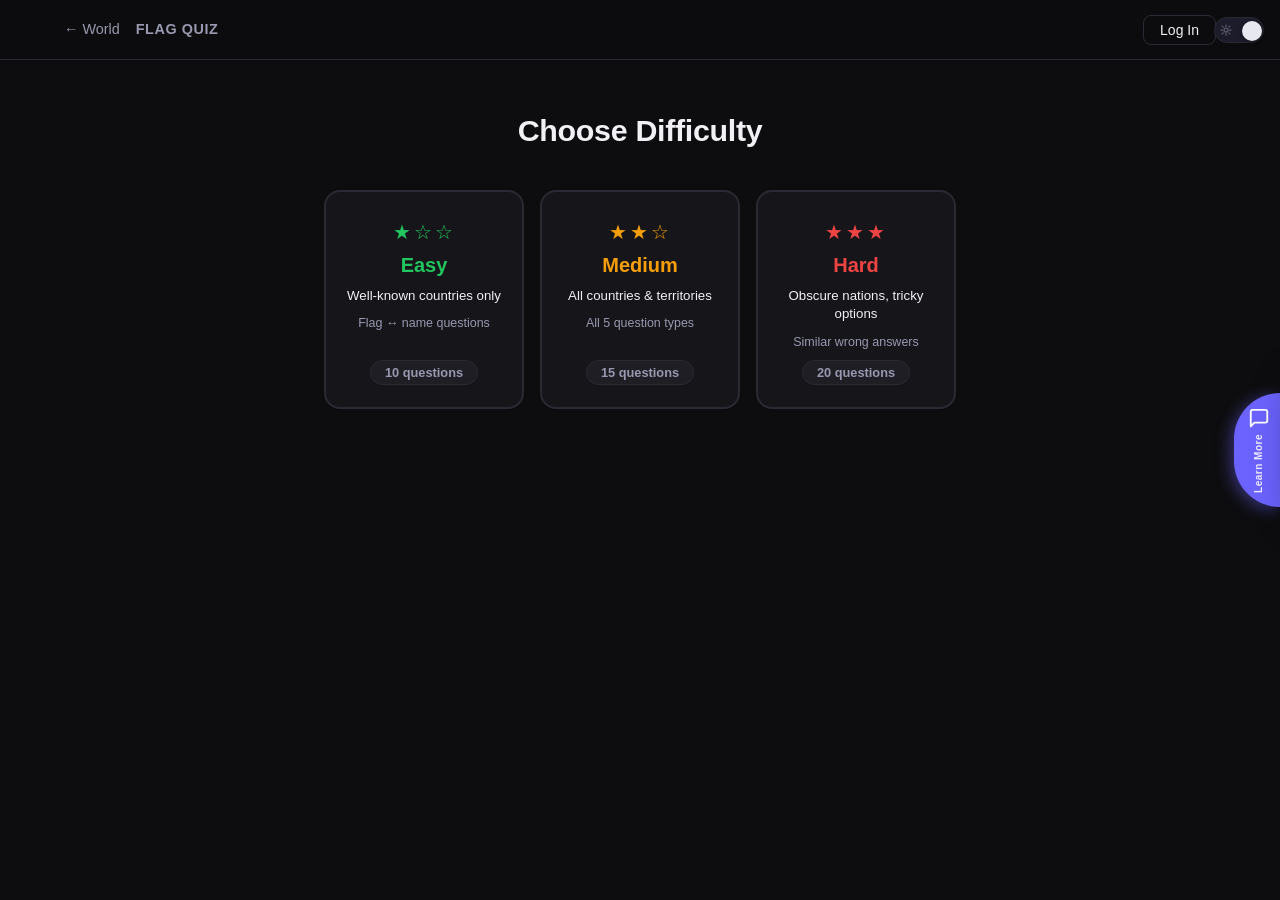
<file: quiz.html>
<!DOCTYPE html>
<html lang="en">
<head>
  <meta charset="UTF-8" />
  <meta name="viewport" content="width=device-width, initial-scale=1.0" />
  <title>Flag Quiz — World Flags</title>
  <link rel="stylesheet" href="style.css" />
  <script>(function(){var t=localStorage.getItem('theme')||'dark';if(t==='light')document.documentElement.setAttribute('data-theme','light');})();</script>
</head>
<body>

  <header class="site-header quiz-page-header">
    <div class="header-inner">
      <a href="index.html" class="back-link">&#8592; World</a>
      <span class="quiz-header-label">Flag Quiz</span>
    </div>
  </header>

  <main class="quiz-main">
    <div class="quiz-wrap">
      <div id="quiz-area"></div>
      <div id="quiz-results" class="hidden"></div>
    </div>
  </main>

  <script src="script.js"></script>
  <script src="auth.js"></script>
  <script src="chat-widget.js"></script>
  <script src="quiz.js"></script>
  <button id="theme-toggle" class="theme-toggle" aria-label="Toggle dark/light mode" title="Toggle dark/light mode">
    <span class="toggle-track">
      <svg class="toggle-icon toggle-icon--sun" viewBox="0 0 24 24" fill="none" stroke="currentColor" stroke-width="2.5" stroke-linecap="round" width="12" height="12"><circle cx="12" cy="12" r="4"/><line x1="12" y1="2" x2="12" y2="5"/><line x1="12" y1="19" x2="12" y2="22"/><line x1="4.22" y1="4.22" x2="6.34" y2="6.34"/><line x1="17.66" y1="17.66" x2="19.78" y2="19.78"/><line x1="2" y1="12" x2="5" y2="12"/><line x1="19" y1="12" x2="22" y2="12"/><line x1="4.22" y1="19.78" x2="6.34" y2="17.66"/><line x1="17.66" y1="6.34" x2="19.78" y2="4.22"/></svg>
      <svg class="toggle-icon toggle-icon--moon" viewBox="0 0 24 24" fill="none" stroke="currentColor" stroke-width="2.5" stroke-linecap="round" stroke-linejoin="round" width="12" height="12"><path d="M21 12.79A9 9 0 1 1 11.21 3 7 7 0 0 0 21 12.79z"/></svg>
      <span class="toggle-knob"></span>
    </span>
  </button>
</body>
</html>
</file>
<file: style.css>
/* ── Reset & tokens ─────────────────────────────────────────── */
*, *::before, *::after { box-sizing: border-box; margin: 0; padding: 0; }

:root {
  --bg:           #0d0d0f;
  --surface:      #16161a;
  --surface-2:    #1e1e24;
  --border:       #2a2a35;
  --border-hover: #3f3f55;
  --accent:       #6c63ff;
  --accent-dim:   rgba(108, 99, 255, .15);
  --text-1:       #f0f0f5;
  --text-2:       #9898b0;
  --text-3:       #5c5c78;
  --radius:       8px;
  --header-h:     60px;

  /* theme-aware tokens */
  color-scheme: dark;
  --header-bg:             rgba(13, 13, 15, 0.85);
  --fav-color:             rgba(255, 255, 255, 0.25);
  --fav-color-hover:       rgba(255, 255, 255, 0.55);
  --row-sep-color:         rgba(255, 255, 255, 0.2);
  --flag-border-color:     rgba(255, 255, 255, 0.1);
  --hero-h1-from:          #fff;
  --theme-btn-bg:          rgba(255, 255, 255, 0.1);
  --theme-btn-bg-hover:    rgba(255, 255, 255, 0.18);
  --row-hover:             #16161a;
  /* carousel */
  --cs-card-bg:            rgba(14, 18, 45, 0.5);
  --cs-card-border:        rgba(255, 255, 255, 0.06);
  --cs-card-d2-bg:         rgba(20, 25, 55, 0.55);
  --cs-card-d2-border:     rgba(255, 255, 255, 0.1);
  --cs-card-d1-bg:         rgba(22, 28, 60, 0.6);
  --cs-card-d1-border:     rgba(100, 160, 255, 0.18);
  --cs-card-active-bg:     rgba(100, 160, 255, 0.12);
  --cs-card-active-border: rgba(100, 160, 255, 0.5);
  --cs-card-shadow:        0 0 0 1px rgba(100, 160, 255, 0.12), 0 14px 40px rgba(0, 0, 0, 0.55);
  --cs-name-color:         rgba(255, 255, 255, 0.42);
  --cs-name-d1-color:      rgba(255, 255, 255, 0.65);
  --cs-name-active-color:  #fff;
  --cs-count-color:        rgba(255, 255, 255, 0.28);
  --cs-count-bg:           rgba(255, 255, 255, 0.04);
  --cs-count-border:       rgba(255, 255, 255, 0.08);
  --cs-count-active-color: rgba(100, 160, 255, 0.85);
  --cs-count-active-bg:    rgba(100, 160, 255, 0.08);
  --cs-count-active-border:rgba(100, 160, 255, 0.28);
}

html { scroll-behavior: smooth; }

body {
  background: var(--bg);
  color: var(--text-1);
  font-family: -apple-system, BlinkMacSystemFont, 'Segoe UI', Roboto, sans-serif;
  font-size: 16px;
  line-height: 1.5;
  min-height: 100vh;
}

a { color: var(--accent); }

/* ── Site header ────────────────────────────────────────────── */
.site-header {
  position: sticky;
  top: 0;
  z-index: 100;
  height: var(--header-h);
  background: var(--header-bg);
  backdrop-filter: blur(12px);
  -webkit-backdrop-filter: blur(12px);
  border-bottom: 1px solid var(--border);
}

.header-inner {
  max-width: 1200px;
  margin: 0 auto;
  padding: 0 24px;
  height: 100%;
  display: flex;
  align-items: center;
  gap: 16px;
}

/* Continent page header has back link + search */
.continent-page-header .header-inner {
  justify-content: flex-start;
  gap: 20px;
}

/* ── Back link ──────────────────────────────────────────────── */
.back-link {
  color: var(--text-2);
  text-decoration: none;
  font-size: .9rem;
  white-space: nowrap;
  transition: color .2s;
  flex-shrink: 0;
}
.back-link:hover { color: var(--text-1); }

/* ── Search bar ─────────────────────────────────────────────── */
.search-wrap {
  position: relative;
  flex: 1;
  max-width: 480px;
}

.search-icon {
  position: absolute;
  left: 14px;
  top: 50%;
  transform: translateY(-50%);
  width: 16px;
  height: 16px;
  color: var(--text-3);
  pointer-events: none;
}

#search {
  width: 100%;
  padding: 9px 40px 9px 40px;
  background: var(--surface-2);
  border: 1px solid var(--border);
  border-radius: 9999px;
  color: var(--text-1);
  font-size: .9rem;
  outline: none;
  transition: border-color .2s, box-shadow .2s;
}

#search::placeholder { color: var(--text-3); }

#search:focus {
  border-color: var(--accent);
  box-shadow: 0 0 0 3px var(--accent-dim);
}

.clear-btn {
  position: absolute;
  right: 12px;
  top: 50%;
  transform: translateY(-50%);
  color: var(--text-3);
  cursor: pointer;
  font-size: .85rem;
  line-height: 1;
  padding: 4px;
  display: none;
  transition: color .15s;
}
.clear-btn:hover { color: var(--text-1); }
.clear-btn.visible { display: block; }

/* ── Search autocomplete dropdown ───────────────────────────── */
.search-autocomplete {
  position: absolute;
  top: calc(100% + 6px);
  left: 0;
  right: 0;
  background: var(--surface);
  border: 1px solid var(--border);
  border-radius: var(--radius);
  box-shadow: 0 8px 24px rgba(0, 0, 0, .35);
  z-index: 200;
  overflow: hidden;
  display: none;
  max-height: 280px;
  overflow-y: auto;
}
.search-autocomplete.visible { display: block; }
.search-ac-item {
  display: flex;
  align-items: center;
  gap: 10px;
  padding: 9px 14px;
  cursor: pointer;
  transition: background .12s;
  font-size: .9rem;
  color: var(--text-1);
}
.search-ac-item:hover,
.search-ac-item:focus,
.search-ac-item.focused { background: var(--surface-2); outline: none; }
.search-ac-flag {
  width: 28px;
  height: 18px;
  object-fit: cover;
  border-radius: 2px;
  border: 1px solid var(--flag-border-color);
  flex-shrink: 0;
}
.search-ac-name { flex: 1; min-width: 0; white-space: nowrap; overflow: hidden; text-overflow: ellipsis; }
.search-ac-continent { font-size: .76rem; color: var(--text-3); flex-shrink: 0; }
.search-ac-empty {
  padding: 12px 14px;
  color: var(--text-3);
  font-size: .88rem;
}
[data-theme="light"] .search-autocomplete {
  background: #fff;
  box-shadow: 0 8px 24px rgba(0, 0, 0, .12);
}

/* ── Country detail modal ────────────────────────────────────── */
.cd-overlay {
  position: fixed;
  inset: 0;
  background: rgba(0, 0, 0, .72);
  z-index: 1200;
  display: flex;
  align-items: center;
  justify-content: center;
  opacity: 0;
  pointer-events: none;
  transition: opacity .2s ease;
}
.cd-overlay--visible {
  opacity: 1;
  pointer-events: auto;
}
.cd-modal {
  position: relative;
  background: var(--surface);
  border: 1px solid var(--border);
  border-radius: 16px;
  padding: 28px 28px 24px;
  width: 100%;
  max-width: 440px;
  margin: 16px;
  transform: scale(.96) translateY(10px);
  transition: transform .22s ease;
}
.cd-overlay--visible .cd-modal {
  transform: scale(1) translateY(0);
}
.cd-close {
  position: absolute;
  top: 14px;
  right: 14px;
  background: none;
  border: none;
  color: var(--text-3);
  font-size: 1.4rem;
  cursor: pointer;
  padding: 4px 8px;
  line-height: 1;
  border-radius: 6px;
  transition: color .15s, background .15s;
}
.cd-close:hover { color: var(--text-1); background: var(--surface-2); }
.cd-flag-wrap {
  display: flex;
  justify-content: center;
  margin-bottom: 20px;
}
.cd-flag-img {
  width: 200px;
  max-width: 100%;
  height: auto;
  border-radius: 6px;
  border: 1px solid var(--border);
  box-shadow: 0 4px 20px rgba(0, 0, 0, .4);
}
.cd-name {
  font-size: 1.4rem;
  font-weight: 700;
  color: var(--text-1);
  text-align: center;
  margin-bottom: 4px;
}
.cd-continent {
  font-size: .78rem;
  font-weight: 600;
  letter-spacing: .08em;
  text-transform: uppercase;
  color: var(--accent);
  text-align: center;
  margin-bottom: 18px;
}
.cd-stats {
  display: grid;
  grid-template-columns: 1fr 1fr;
  gap: 10px;
  margin-bottom: 12px;
}
.cd-stat {
  background: var(--surface-2);
  border: 1px solid var(--border);
  border-radius: 8px;
  padding: 10px 12px;
}
.cd-stat-label {
  font-size: .72rem;
  color: var(--text-3);
  text-transform: uppercase;
  letter-spacing: .07em;
  margin-bottom: 3px;
}
.cd-stat-value {
  font-size: .92rem;
  font-weight: 600;
  color: var(--text-1);
}
[data-theme="light"] .cd-modal { background: #fff; }

@media (max-width: 600px) {
  .cd-modal {
    margin: 0;
    border-radius: 20px 20px 0 0;
    max-height: 92vh;
    overflow-y: auto;
    padding: 24px 18px max(28px, env(safe-area-inset-bottom, 18px));
    border-bottom: none;
    transform: translateY(40px);
  }
  .cd-overlay {
    align-items: flex-end;
  }
  .cd-overlay--visible .cd-modal {
    transform: translateY(0);
  }
}

/* ── Sort dropdown ───────────────────────────────────────────── */
.sort-wrap {
  display: flex;
  align-items: center;
  gap: 6px;
  flex-shrink: 0;
}

.sort-label {
  color: var(--text-3);
  font-size: .9rem;
  user-select: none;
  line-height: 1;
}

.sort-select {
  background: var(--surface-2);
  border: 1px solid var(--border);
  border-radius: var(--radius);
  color: var(--text-1);
  font-size: .85rem;
  padding: 8px 28px 8px 10px;
  outline: none;
  cursor: pointer;
  -webkit-appearance: none;
  appearance: none;
  background-image: url("data:image/svg+xml,%3Csvg xmlns='http://www.w3.org/2000/svg' width='10' height='6' viewBox='0 0 10 6'%3E%3Cpath fill='none' stroke='%235c5c78' stroke-width='1.5' d='M1 1l4 4 4-4'/%3E%3C/svg%3E");
  background-repeat: no-repeat;
  background-position: right 8px center;
  background-size: 10px;
  transition: border-color .2s, box-shadow .2s;
  white-space: nowrap;
}

.sort-select option { background: var(--surface-2); color: var(--text-1); }
.sort-select:hover  { border-color: var(--border-hover); }
.sort-select:focus  { border-color: var(--accent); box-shadow: 0 0 0 3px var(--accent-dim); }

/* ── Globe video ─────────────────────────────────────────────── */
.globe-wrap {
  position: relative;
  width: 400px;
  max-width: 100%;
  margin: 0 auto 40px;
  flex-shrink: 0;
}

.globe-video {
  display: block;
  width: 400px;
  max-width: 100%;
  height: 400px;
  object-fit: cover;
  background: transparent;
  box-shadow:
    0 0 48px rgba(108, 99, 255, .38),
    0 16px 56px rgba(0, 0, 0, .65);
  animation: globe-fadein 1.1s ease both;
}

@keyframes globe-fadein {
  from { opacity: 0; transform: scale(.94); }
  to   { opacity: .88; transform: scale(1); }
}

@media (max-width: 520px) {
  .globe-wrap  { width: 250px; height: 250px; }
  .globe-video { width: 250px; height: 250px; }
}

/* ── Trivia pop-up (fixed, draggable) ───────────────────────── */
.trivia-popup {
  position: fixed;
  /* initial position set by JS; fallback: near right edge */
  top: 120px;
  left: calc(100vw - 300px);
  width: 280px;
  z-index: 900;
  cursor: grab;
  padding: 14px 16px 12px 36px; /* left padding for drag handle */
  border-radius: 14px;
  border: 1px solid rgba(108, 99, 255, .28);
  background: rgba(22, 22, 28, .55);
  backdrop-filter: blur(14px);
  -webkit-backdrop-filter: blur(14px);
  box-shadow:
    0 4px 24px rgba(0, 0, 0, .35),
    0 0 0 1px rgba(108, 99, 255, .10);
  /* hidden until JS adds .trivia-popup--visible */
  opacity: 0;
  transform: translateY(-8px);
  transition: opacity .45s ease, transform .45s ease;
  pointer-events: none;
  user-select: none;
  -webkit-user-select: none;
}

.trivia-popup--visible {
  opacity: 1;
  transform: translateY(0);
  pointer-events: auto;
}

.trivia-popup--dragging {
  cursor: grabbing;
  transition: none; /* no lag while dragging */
  box-shadow:
    0 8px 36px rgba(0, 0, 0, .5),
    0 0 0 1px rgba(108, 99, 255, .22);
}

.trivia-popup--bye {
  opacity: 0;
  transform: translateY(-6px);
}

.trivia-drag-handle {
  position: absolute;
  top: 50%;
  left: 10px;
  transform: translateY(-50%);
  color: var(--text-3);
  font-size: 1.1rem;
  line-height: 1;
  pointer-events: none;
}

.trivia-label {
  font-size: .72rem;
  font-weight: 700;
  letter-spacing: .08em;
  text-transform: uppercase;
  color: var(--accent);
  margin-bottom: 10px;
}

.trivia-text {
  font-size: .88rem;
  line-height: 1.55;
  color: var(--text-1);
  min-height: 52px;
  transition: opacity .5s ease;
}

.trivia-text--out {
  opacity: 0;
  transition: opacity .5s ease;
}

.trivia-text--in {
  opacity: 0;
  animation: trivia-fadein .5s ease forwards;
}

@keyframes trivia-fadein {
  from { opacity: 0; }
  to   { opacity: 1; }
}

.trivia-close {
  position: absolute;
  top: 8px;
  right: 10px;
  background: none;
  border: none;
  color: var(--text-3);
  font-size: .8rem;
  cursor: pointer;
  padding: 2px 4px;
  line-height: 1;
  transition: color .15s;
}
.trivia-close:hover { color: var(--text-1); }

.trivia-next {
  display: block;
  margin-top: 12px;
  margin-left: auto;
  background: none;
  border: none;
  color: var(--accent);
  font-size: .78rem;
  font-weight: 600;
  cursor: pointer;
  padding: 2px 0;
  transition: opacity .15s;
}
.trivia-next:hover { opacity: .75; }

/* Light mode overrides */
[data-theme="light"] .trivia-popup {
  background: rgba(255, 255, 255, .68);
  border-color: rgba(108, 99, 255, .22);
  box-shadow: 0 4px 24px rgba(0, 0, 0, .10), 0 0 0 1px rgba(108, 99, 255, .08);
}

/* ── Trivia minimized pill ──────────────────────────────────── */
.trivia-pill {
  position: fixed;
  width: 45px;
  height: 45px;
  border-radius: 50%;
  border: 1px solid rgba(108, 99, 255, .28);
  background: rgba(22, 22, 28, .85);
  backdrop-filter: blur(14px);
  -webkit-backdrop-filter: blur(14px);
  box-shadow: 0 4px 18px rgba(0,0,0,.35), 0 0 0 1px rgba(108,99,255,.10);
  font-size: 1.3rem;
  display: flex;
  align-items: center;
  justify-content: center;
  cursor: pointer;
  z-index: 900;
  opacity: 0;
  pointer-events: none;
  transform: scale(0.5);
  transition: opacity .35s ease, transform .35s ease;
  user-select: none;
  -webkit-user-select: none;
}

.trivia-pill--visible {
  opacity: 1;
  pointer-events: auto;
  transform: scale(1);
  animation: trivia-pulse 2.5s ease-in-out .4s infinite;
}

@keyframes trivia-pulse {
  0%, 100% { box-shadow: 0 4px 18px rgba(0,0,0,.35), 0 0 0 1px rgba(108,99,255,.10); }
  50%       { box-shadow: 0 4px 18px rgba(0,0,0,.35), 0 0 0 6px rgba(108,99,255,.25); }
}

.trivia-pill::after {
  content: 'Show trivia';
  position: absolute;
  bottom: calc(100% + 7px);
  left: 50%;
  transform: translateX(-50%);
  background: rgba(22, 22, 28, .92);
  color: var(--text-1, #f0f0f5);
  font-size: .72rem;
  font-weight: 500;
  white-space: nowrap;
  padding: 4px 9px;
  border-radius: 6px;
  pointer-events: none;
  opacity: 0;
  transition: opacity .2s;
}

.trivia-pill--visible:hover::after {
  opacity: 1;
}

[data-theme="light"] .trivia-pill {
  background: rgba(255, 255, 255, .85);
}

/* ── Hero ───────────────────────────────────────────────────── */
.hero {
  display: flex;
  flex-direction: column;
  align-items: center;
  padding: 80px 24px 60px;
  text-align: center;
}

.hero-text { text-align: center; }

.eyebrow {
  display: inline-block;
  font-size: .75rem;
  font-weight: 600;
  letter-spacing: .12em;
  text-transform: uppercase;
  color: var(--accent);
  margin-bottom: 12px;
}

h1 {
  font-size: clamp(2.2rem, 6vw, 3.8rem);
  font-weight: 800;
  letter-spacing: -.03em;
  line-height: 1.1;
  background: linear-gradient(135deg, var(--hero-h1-from) 0%, #b8b0ff 50%, var(--accent) 100%);
  -webkit-background-clip: text;
  -webkit-text-fill-color: transparent;
  background-clip: text;
  margin-bottom: 16px;
}

.subtitle {
  color: var(--text-2);
  font-size: 1.05rem;
  max-width: 480px;
  margin: 0 auto;
}

.hero-flag-row {
  display: flex;
  justify-content: center;
  align-items: center;
  gap: 10px;
  margin: 14px 0;
}

.hero-flag-row img {
  width: 32px;
  height: 20px;
  object-fit: cover;
  border-radius: 3px;
  border: 1px solid var(--flag-border-color);
  box-shadow: 0 1px 4px rgba(0, 0, 0, 0.2);
  transition: opacity 0.25s ease;
}

/* ── Main inner ─────────────────────────────────────────────── */
.main-inner {
  max-width: 1200px;
  margin: 0 auto;
  padding: 0 24px 80px;
}

/* ── Count label ────────────────────────────────────────────── */
.count-label {
  font-size: .82rem;
  color: var(--text-3);
  letter-spacing: .04em;
  margin-bottom: 32px;
  min-height: 1.2em;
}

/* ── Continent sections (homepage) ──────────────────────────── */
.continent-section {
  margin-bottom: 64px;
  border-bottom: 1px solid var(--border);
  padding-bottom: 48px;
}

.continent-section:last-child {
  border-bottom: none;
}

.continent-header {
  display: flex;
  justify-content: space-between;
  align-items: baseline;
  margin-bottom: 20px;
}

.continent-title {
  font-size: 1.5rem;
  font-weight: 700;
  letter-spacing: -.02em;
  color: var(--text-1);
}

.continent-count {
  color: var(--text-2);
  font-size: .8rem;
  text-transform: uppercase;
  letter-spacing: .1em;
}

.country-list {
  display: flex;
  flex-direction: column;
  gap: 0;
}

.see-more {
  display: inline-flex;
  align-items: center;
  margin-top: 20px;
  color: var(--accent);
  font-weight: 600;
  font-size: .9rem;
  text-decoration: none;
  transition: opacity .2s;
}
.see-more:hover { opacity: .75; text-decoration: underline; }

/* ── Country rows ───────────────────────────────────────────── */
.country-row {
  display: grid;
  grid-template-columns: auto 80px 1fr;
  align-items: center;
  gap: 16px;
  padding: 12px 8px;
  border-bottom: 1px solid var(--border);
  opacity: 0;
  transform: translateX(-10px);
  transition: opacity .35s ease, transform .35s ease, background .15s, padding .15s;
  border-radius: var(--radius);
}

.country-row.visible {
  opacity: 1;
  transform: translateX(0);
}

.country-row:hover {
  background: var(--row-hover);
  padding: 12px 8px;
}

.country-row:last-child {
  border-bottom: none;
}

.row-rank {
  display: flex;
  align-items: center;
  gap: 6px;
  justify-content: flex-end;
}

.row-rank-num {
  color: var(--text-3);
  font-size: .8rem;
  font-weight: 700;
  font-variant-numeric: tabular-nums;
  line-height: 1;
}

.fav-btn {
  background: none;
  border: none;
  padding: 8px;
  margin: -8px;
  cursor: pointer;
  font-size: 16px;
  line-height: 1;
  color: var(--fav-color);
  transition: color .15s;
  display: flex;
  align-items: center;
  justify-content: center;
  flex-shrink: 0;
  min-width: 32px;
  min-height: 32px;
}

.fav-btn:hover {
  color: var(--fav-color-hover);
}

.fav-btn.fav--active {
  color: #e74c3c;
}

@keyframes fav-bounce {
  0%   { transform: scale(1); }
  45%  { transform: scale(1.35); }
  100% { transform: scale(1); }
}

.fav-btn.fav--bounce {
  animation: fav-bounce 220ms ease-out forwards;
}

.row-flag {
  width: 80px;
  height: 50px;
  object-fit: cover;
  border-radius: 4px;
  display: block;
  border: 1px solid var(--border);
  background: var(--surface-2);
}

.row-info {
  display: flex;
  align-items: center;
  gap: 6px;
  min-width: 0;
}

.row-primary,
.row-secondary {
  display: flex;
  align-items: center;
  gap: 6px;
  white-space: nowrap;
}

.row-name {
  font-weight: 500;
  font-size: .95rem;
  color: var(--text-1);
  white-space: nowrap;
}

.row-sep {
  color: var(--row-sep-color);
  font-size: .4rem;
  line-height: 1;
  flex-shrink: 0;
}

.row-capital,
.row-pop,
.row-currency {
  color: var(--text-2);
  font-size: .82rem;
  white-space: nowrap;
}

.row-area {
  color: var(--text-2);
  font-size: .82rem;
  font-variant-numeric: tabular-nums;
  white-space: nowrap;
}

.row-pop {
  font-variant-numeric: tabular-nums;
}

.row-area-unit {
  color: var(--text-3);
  font-size: .72rem;
}

/* ── Continent page hero ────────────────────────────────────── */
.continent-page-hero {
  max-width: 1200px;
  margin: 0 auto;
  padding: 60px 24px 40px;
}

.continent-page-hero h1 {
  margin-bottom: 8px;
}

.continent-page-hero .count-label {
  margin-bottom: 0;
}

/* ── Continent page list ────────────────────────────────────── */
.country-list-page {
  max-width: 1200px;
  margin: 0 auto;
  padding: 0 24px 80px;
  display: flex;
  flex-direction: column;
  gap: 0;
}

/* ── Empty state ────────────────────────────────────────────── */
.empty-state {
  max-width: 1200px;
  margin: 0 auto;
  padding: 60px 24px;
  display: flex;
  flex-direction: column;
  align-items: center;
  gap: 16px;
  color: var(--text-3);
  text-align: center;
}

.empty-state svg {
  width: 48px;
  height: 48px;
  color: var(--text-3);
  opacity: .5;
}

.empty-state p {
  font-size: 1rem;
  color: var(--text-2);
}

.empty-state strong {
  color: var(--text-1);
}

.hidden { display: none !important; }

/* ── Footer ─────────────────────────────────────────────────── */
footer {
  border-top: 1px solid var(--border);
  padding: 24px;
  text-align: center;
  color: var(--text-3);
  font-size: .8rem;
}

footer a {
  color: var(--text-2);
  text-decoration: none;
}
footer a:hover { color: var(--text-1); }

/* ── Filter toggle button ───────────────────────────────────── */
.filter-toggle {
  display: inline-flex;
  align-items: center;
  gap: 6px;
  padding: 7px 14px;
  background: var(--surface-2);
  border: 1px solid var(--border);
  border-radius: 9999px;
  color: var(--text-2);
  font-size: .85rem;
  font-weight: 500;
  cursor: pointer;
  white-space: nowrap;
  flex-shrink: 0;
  transition: border-color .2s, color .2s, background .2s;
}
.filter-toggle:hover {
  border-color: var(--border-hover);
  color: var(--text-1);
}
.filter-toggle[aria-expanded="true"] {
  border-color: var(--accent);
  color: var(--accent);
  background: var(--accent-dim);
}

.filter-badge {
  display: inline-flex;
  align-items: center;
  justify-content: center;
  min-width: 18px;
  height: 18px;
  padding: 0 5px;
  background: var(--accent);
  color: #fff;
  font-size: .7rem;
  font-weight: 700;
  border-radius: 9999px;
  line-height: 1;
}
.filter-badge.hidden { display: none; }

/* ── Filter panel ───────────────────────────────────────────── */
.filter-panel {
  background: var(--surface);
  border-bottom: 1px solid var(--border);
  overflow: hidden;
  max-height: 0;
  transition: max-height .3s cubic-bezier(.4,0,.2,1), padding .3s;
}
.filter-panel.open {
  max-height: 400px;
}

.filter-panel-inner {
  max-width: 1200px;
  margin: 0 auto;
  padding: 20px 24px;
  display: flex;
  flex-direction: column;
  gap: 18px;
}

.filter-row {
  display: flex;
  align-items: flex-start;
  gap: 16px;
}

.filter-section-label {
  font-size: .72rem;
  font-weight: 700;
  letter-spacing: .1em;
  text-transform: uppercase;
  color: var(--text-3);
  padding-top: 10px;
  min-width: 60px;
  flex-shrink: 0;
}

/* ── Color buttons ──────────────────────────────────────────── */
.color-btn-group {
  display: flex;
  flex-wrap: wrap;
  gap: 8px;
}

.color-btn-wrap { display: flex; }

.color-btn {
  display: flex;
  flex-direction: column;
  align-items: center;
  gap: 5px;
  padding: 8px 10px;
  background: transparent;
  border: 1px solid var(--border);
  border-radius: var(--radius);
  cursor: pointer;
  transition: border-color .2s, background .2s;
  min-width: 56px;
}
.color-btn:hover { border-color: var(--border-hover); background: var(--surface-2); }
.color-btn.active {
  border-color: var(--accent);
  background: var(--accent-dim);
}

.color-dot {
  width: 24px;
  height: 24px;
  border-radius: 50%;
  display: block;
  flex-shrink: 0;
  box-shadow: 0 1px 4px rgba(0,0,0,.4);
  transition: box-shadow .2s;
}
.color-btn.active .color-dot {
  box-shadow: 0 0 0 2px var(--accent), 0 1px 4px rgba(0,0,0,.4);
}

.color-btn-label {
  font-size: .72rem;
  color: var(--text-2);
  white-space: nowrap;
}

.color-threshold-label {
  font-size: .68rem;
  font-weight: 700;
  color: var(--text-3);
  letter-spacing: .04em;
}
.color-btn.active .color-threshold-label { color: var(--accent); }

/* ── Symbol tags ────────────────────────────────────────────── */
.filter-row--symbols { align-items: flex-start; }

.symbol-tag-group {
  display: flex;
  flex-wrap: wrap;
  gap: 6px;
}

.symbol-tag {
  padding: 5px 12px;
  background: var(--surface-2);
  border: 1px solid var(--border);
  border-radius: 9999px;
  color: var(--text-2);
  font-size: .8rem;
  cursor: pointer;
  transition: border-color .15s, background .15s, color .15s;
  white-space: nowrap;
}
.symbol-tag:hover { border-color: var(--border-hover); color: var(--text-1); }
.symbol-tag.active {
  border-color: var(--accent);
  background: var(--accent-dim);
  color: var(--accent);
  font-weight: 600;
}

/* ── Active chips bar ───────────────────────────────────────── */
.active-chips {
  display: flex;
  flex-wrap: wrap;
  align-items: center;
  gap: 6px;
  margin-bottom: 16px;
  min-height: 0;
}
.active-chips:empty { margin-bottom: 0; }

.filter-chip {
  display: inline-flex;
  align-items: center;
  gap: 5px;
  padding: 4px 10px 4px 12px;
  background: var(--accent-dim);
  border: 1px solid rgba(108,99,255,.3);
  border-radius: 9999px;
  color: var(--accent);
  font-size: .78rem;
  font-weight: 600;
}

.chip-remove {
  background: none;
  border: none;
  color: var(--accent);
  cursor: pointer;
  font-size: .85rem;
  line-height: 1;
  padding: 0;
  opacity: .7;
  transition: opacity .15s;
}
.chip-remove:hover { opacity: 1; }

.clear-all-btn {
  background: none;
  border: none;
  color: var(--text-3);
  font-size: .78rem;
  cursor: pointer;
  padding: 4px 6px;
  transition: color .15s;
  text-decoration: underline;
}
.clear-all-btn:hover { color: var(--text-1); }

/* ── Responsive ─────────────────────────────────────────────── */
@media (max-width: 600px) {
  .hero { padding: 48px 16px 40px; }

  .globe-wrap,
  .globe { width: 160px; height: 160px; }

  .globe-glow { width: 120px; }

  .main-inner { padding: 0 16px 60px; }

  .country-list-page { padding: 0 16px 60px; }

  .continent-page-hero { padding: 40px 16px 28px; }

  .country-row {
    grid-template-columns: auto 60px 1fr;
    gap: 10px;
    padding: 10px 6px;
  }

  .row-flag {
    width: 60px;
    height: 38px;
  }

  .row-info {
    flex-direction: column;
    align-items: flex-start;
    gap: 3px;
  }

  .row-sep--group {
    display: none;
  }

  .row-name {
    font-size: .88rem;
  }

  .row-capital,
  .row-pop,
  .row-area,
  .row-currency {
    font-size: .75rem;
  }

  .continent-title { font-size: 1.25rem; }

  #search { font-size: .85rem; }

  .header-inner { padding: 0 12px; gap: 10px; }

  .filter-toggle { padding: 6px 10px; font-size: .8rem; }

  .filter-panel-inner { padding: 16px; gap: 14px; }

  .filter-row { flex-direction: column; gap: 10px; }

  .filter-section-label { padding-top: 0; min-width: unset; }

  .color-btn-group { gap: 6px; }

  .color-btn { min-width: 48px; padding: 6px 8px; }

  .color-dot { width: 20px; height: 20px; }
}

/* ── Quiz nav link (all pages) ───────────────────────────────── */
.quiz-nav-link {
  display: inline-flex;
  align-items: center;
  gap: 6px;
  padding: 6px 14px;
  border-radius: 20px;
  background: var(--accent-dim);
  border: 1px solid var(--accent);
  color: var(--accent);
  font-size: .85rem;
  font-weight: 600;
  text-decoration: none;
  white-space: nowrap;
  transition: background .15s, color .15s;
  flex-shrink: 0;
}
.quiz-nav-link:hover {
  background: var(--accent);
  color: #fff;
}

/* ── Quiz page layout ────────────────────────────────────────── */
.quiz-page-header .header-inner { justify-content: space-between; }

.quiz-header-label {
  font-size: .9rem;
  font-weight: 700;
  color: var(--text-2);
  letter-spacing: .04em;
  text-transform: uppercase;
}

.quiz-main {
  min-height: calc(100vh - var(--header-h));
  display: flex;
  align-items: flex-start;
  justify-content: center;
  padding: 32px 16px 64px;
}

.quiz-wrap {
  width: 100%;
  max-width: 680px;
}

/* ── Progress bar ────────────────────────────────────────────── */
.qz-progress-wrap {
  display: flex;
  align-items: center;
  gap: 12px;
  margin-bottom: 20px;
}

.qz-progress-bar {
  flex: 1;
  height: 6px;
  background: var(--surface-2);
  border-radius: 3px;
  overflow: hidden;
}

.qz-progress-fill {
  height: 100%;
  background: var(--accent);
  border-radius: 3px;
  transition: width .4s ease;
}

.qz-counter {
  font-size: .8rem;
  color: var(--text-2);
  white-space: nowrap;
}

/* ── Card ────────────────────────────────────────────────────── */
.qz-card {
  background: var(--surface);
  border: 1px solid var(--border);
  border-radius: 14px;
  padding: 28px 24px 24px;
  margin-bottom: 20px;
}

.qz-prompt {
  font-size: 1.1rem;
  font-weight: 600;
  color: var(--text-1);
  margin-bottom: 20px;
  line-height: 1.4;
}

/* ── Question flag (types 1, 5) ──────────────────────────────── */
.qz-question-flag {
  display: flex;
  justify-content: center;
  margin-bottom: 24px;
}

.qz-question-flag-img {
  width: 260px;
  max-width: 100%;
  height: auto;
  border-radius: 6px;
  border: 1px solid var(--border);
  box-shadow: 0 4px 20px rgba(0,0,0,.4);
}

/* ── Text options (types 1, 2, 5) ────────────────────────────── */
.qz-opts--text {
  display: flex;
  flex-direction: column;
  gap: 10px;
}

.qz-opt--text {
  display: flex;
  align-items: center;
  gap: 14px;
  width: 100%;
  padding: 13px 16px;
  background: var(--surface-2);
  border: 1px solid var(--border);
  border-radius: 10px;
  color: var(--text-1);
  font-size: .95rem;
  cursor: pointer;
  text-align: left;
  transition: border-color .15s, background .15s;
}

.qz-opt--text:hover:not(:disabled) {
  border-color: var(--accent);
  background: var(--accent-dim);
}

.qz-letter {
  display: inline-flex;
  align-items: center;
  justify-content: center;
  width: 28px;
  height: 28px;
  flex-shrink: 0;
  border-radius: 6px;
  background: var(--surface);
  border: 1px solid var(--border);
  font-size: .8rem;
  font-weight: 700;
  color: var(--text-2);
}

.qz-opt-label { flex: 1; }

/* ── Flag options (type 4 — image-only) ─────────────────────── */
.qz-opts--flags {
  display: grid;
  grid-template-columns: 1fr 1fr;
  gap: 12px;
}

.qz-opt--flag {
  display: flex;
  flex-direction: column;
  align-items: center;
  gap: 6px;
  padding: 8px;
  background: var(--surface-2);
  border: 2px solid var(--border);
  border-radius: 10px;
  cursor: pointer;
  transition: border-color .15s, background .15s;
}

.qz-opt--flag:hover:not(:disabled) {
  border-color: var(--accent);
  background: var(--accent-dim);
}

.qz-opt-flag-img {
  width: 100%;
  height: 130px;
  object-fit: cover;
  border-radius: 4px;
  border: 1px solid var(--border);
}


/* ── Feedback states ─────────────────────────────────────────── */
.qz-feedback {
  margin-left: auto;
  font-size: 1rem;
  font-weight: 700;
  min-width: 1.2em;
  text-align: center;
}

.qz-opt--flag .qz-feedback {
  margin-left: 0;
}

@keyframes qz-correct-pop {
  0%   { transform: scale(1); }
  40%  { transform: scale(1.03); }
  100% { transform: scale(1); }
}

.qz-opt--correct {
  border-color: #22c55e !important;
  background: rgba(34, 197, 94, .1) !important;
  animation: qz-correct-pop .3s ease;
}

.qz-opt--correct .qz-letter {
  background: #22c55e;
  border-color: #22c55e;
  color: #fff;
}

.qz-opt--correct .qz-feedback { color: #22c55e; }

.qz-opt--wrong {
  border-color: #ef4444 !important;
  background: rgba(239, 68, 68, .1) !important;
}

.qz-opt--wrong .qz-letter {
  background: #ef4444;
  border-color: #ef4444;
  color: #fff;
}

.qz-opt--wrong .qz-feedback { color: #ef4444; }

/* ── Next button ─────────────────────────────────────────────── */
.qz-nav-row {
  display: flex;
  justify-content: flex-end;
}

.qz-next {
  padding: 12px 28px;
  background: var(--accent);
  color: #fff;
  border: none;
  border-radius: 10px;
  font-size: .95rem;
  font-weight: 700;
  cursor: pointer;
  transition: opacity .15s, transform .1s;
}

.qz-next:hover { opacity: .88; transform: translateY(-1px); }
.qz-next.hidden { display: none; }

/* ── Results ─────────────────────────────────────────────────── */
.qz-results-card {
  background: var(--surface);
  border: 1px solid var(--border);
  border-radius: 14px;
  padding: 40px 24px 32px;
  display: flex;
  flex-direction: column;
  align-items: center;
  gap: 24px;
}

.qz-ring-wrap {
  position: relative;
  width: 130px;
  height: 130px;
}

.qz-ring {
  width: 130px;
  height: 130px;
  transform: rotate(-90deg);
}

.qz-ring-bg {
  fill: none;
  stroke: var(--surface-2);
  stroke-width: 12;
}

.qz-ring-fill {
  fill: none;
  stroke-width: 12;
  stroke-linecap: round;
  transition: stroke-dashoffset 1.1s cubic-bezier(.4,0,.2,1);
}

.qz-ring-label {
  position: absolute;
  inset: 0;
  display: flex;
  flex-direction: column;
  align-items: center;
  justify-content: center;
  gap: 2px;
}

.qz-pct {
  font-size: 1.5rem;
  font-weight: 800;
  line-height: 1;
}

.qz-emoji { font-size: 1.3rem; line-height: 1; }

.qz-score-text {
  font-size: 1rem;
  color: var(--text-2);
}

.qz-results-actions {
  display: flex;
  gap: 12px;
  flex-wrap: wrap;
  justify-content: center;
}

.qz-btn-primary {
  padding: 12px 28px;
  background: var(--accent);
  color: #fff;
  border: none;
  border-radius: 10px;
  font-size: .95rem;
  font-weight: 700;
  cursor: pointer;
  transition: opacity .15s;
}
.qz-btn-primary:hover { opacity: .88; }

.qz-btn-secondary {
  padding: 12px 28px;
  background: transparent;
  color: var(--text-1);
  border: 1px solid var(--border);
  border-radius: 10px;
  font-size: .95rem;
  font-weight: 600;
  text-decoration: none;
  transition: border-color .15s, background .15s;
}
.qz-btn-secondary:hover {
  border-color: var(--border-hover);
  background: var(--surface-2);
}

/* ── Difficulty selection screen ─────────────────────────────── */
.qz-diff-screen {
  display: flex;
  flex-direction: column;
  align-items: center;
  gap: 36px;
  padding: 16px 0 40px;
}

.qz-diff-title {
  font-size: 1.9rem;
  font-weight: 800;
  color: var(--text-1);
  text-align: center;
  letter-spacing: -.01em;
}

.qz-diff-cards {
  display: flex;
  gap: 16px;
  width: 100%;
  justify-content: center;
}

.qz-diff-card {
  display: flex;
  flex-direction: column;
  align-items: center;
  gap: 10px;
  padding: 28px 18px 22px;
  flex: 1;
  max-width: 200px;
  background: var(--surface);
  border: 2px solid var(--border);
  border-radius: 16px;
  cursor: pointer;
  text-align: center;
  transition: border-color .2s, transform .2s, box-shadow .2s;
}

.qz-diff-card--easy   { --diff-color: #22c55e; }
.qz-diff-card--medium { --diff-color: #f59e0b; }
.qz-diff-card--hard   { --diff-color: #ef4444; }

.qz-diff-card:hover,
.qz-diff-card:focus-visible {
  border-color: var(--diff-color);
  transform: translateY(-5px);
  box-shadow: 0 14px 36px rgba(0,0,0,.45);
  outline: none;
}

.qz-diff-stars {
  font-size: 1.25rem;
  color: var(--diff-color);
  letter-spacing: 3px;
}

.qz-diff-name {
  font-size: 1.25rem;
  font-weight: 800;
  color: var(--diff-color);
}

.qz-diff-desc {
  font-size: .83rem;
  color: var(--text-1);
  line-height: 1.4;
}

.qz-diff-detail {
  font-size: .78rem;
  color: var(--text-2);
  line-height: 1.3;
}

.qz-diff-count {
  margin-top: auto;
  font-size: .8rem;
  font-weight: 700;
  padding: 4px 14px;
  border-radius: 14px;
  background: var(--surface-2);
  border: 1px solid var(--border);
  color: var(--text-2);
}

/* ── Difficulty badge (progress bar + results) ───────────────── */
.qz-diff-badge {
  display: inline-flex;
  align-items: center;
  padding: 2px 10px;
  border-radius: 20px;
  font-size: .72rem;
  font-weight: 700;
  white-space: nowrap;
  flex-shrink: 0;
}

.qz-diff-badge--easy   { background: rgba(34,197,94,.15);  color: #22c55e; border: 1px solid rgba(34,197,94,.5); }
.qz-diff-badge--medium { background: rgba(245,158,11,.15); color: #f59e0b; border: 1px solid rgba(245,158,11,.5); }
.qz-diff-badge--hard   { background: rgba(239,68,68,.15);  color: #ef4444; border: 1px solid rgba(239,68,68,.5); }

/* ── Played difficulty line in results ───────────────────────── */
.qz-played-diff {
  display: flex;
  align-items: center;
  gap: 8px;
  font-size: .88rem;
  color: var(--text-2);
}

/* ── Quiz mobile ─────────────────────────────────────────────── */
@media (max-width: 600px) {
  .qz-opts--flags { grid-template-columns: 1fr 1fr; gap: 8px; }

  .qz-opt-flag-img { height: 80px; }

  .qz-card { padding: 20px 16px 18px; }

  .qz-question-flag-img { width: 200px; }

  .qz-next { width: 100%; justify-content: center; }

  .qz-nav-row { justify-content: stretch; }

  .qz-diff-cards { flex-direction: column; align-items: center; }

  .qz-diff-card { max-width: 100%; width: 100%; flex-direction: row; flex-wrap: wrap;
                  padding: 18px 20px; text-align: left; gap: 6px 14px; }

  .qz-diff-stars { flex: 0 0 auto; font-size: 1.1rem; }

  .qz-diff-name { flex: 1; font-size: 1.1rem; }

  .qz-diff-count { margin-top: 0; margin-left: auto; }

  .qz-diff-desc,
  .qz-diff-detail { flex: 0 0 100%; }
}

/* ── Continent spotlight carousel ───────────────────────────── */
.cs-wrap {
  display: flex;
  align-items: center;
  gap: 8px;
}

.cs-track {
  flex: 1;
  display: flex;
  gap: 12px;
  overflow-x: auto;
  scroll-snap-type: x mandatory;
  scrollbar-width: none;
  padding-block: 24px 32px;
  /* padding-inline set dynamically by JS for first/last card centering */
  -webkit-overflow-scrolling: touch;
  touch-action: pan-x;
  cursor: grab;
}
.cs-track.is-dragging {
  cursor: grabbing;
  user-select: none;
}
.cs-track::-webkit-scrollbar { display: none; }

/* ── Cards: default state (3+ from center) ── */
.cs-card {
  flex: 0 0 280px;
  height: 280px;
  scroll-snap-align: center;
  display: flex;
  flex-direction: column;
  align-items: center;
  justify-content: flex-end;
  gap: 8px;
  padding: 16px 16px 18px;
  background: var(--cs-card-bg);
  border: 1px solid var(--cs-card-border);
  border-radius: 14px;
  cursor: pointer;
  transform: scale(0.62);
  opacity: 0.38;
  transition: transform 0.4s ease, opacity 0.3s ease,
              background 0.3s ease, border-color 0.3s ease, box-shadow 0.3s ease;
}

/* d2: two cards from center */
.cs-card.cs-card--d2 {
  transform: scale(0.78);
  opacity: 0.56;
  background: var(--cs-card-d2-bg);
  border-color: var(--cs-card-d2-border);
}

/* d1: adjacent to center */
.cs-card.cs-card--d1 {
  transform: scale(0.88);
  opacity: 0.72;
  background: var(--cs-card-d1-bg);
  border-color: var(--cs-card-d1-border);
}

/* active: center card */
.cs-card.cs-card--active {
  transform: scale(1);
  opacity: 1;
  background: var(--cs-card-active-bg);
  border: 1px solid var(--cs-card-active-border);
  box-shadow: var(--cs-card-shadow);
}

/* ── Card SVG silhouette ── */
.cs-card-svg {
  flex: 1;
  display: flex;
  align-items: center;
  justify-content: center;
  width: 100%;
  overflow: hidden;
}
.cs-card-svg svg {
  width: 100%;
  height: 100%;
  max-width: 160px;
  max-height: 160px;
  transition: transform 0.4s ease;
}
.cs-card-svg svg path {
  fill: rgba(108, 99, 255, .04);
  stroke: rgba(108, 99, 255, .20);
  stroke-width: 2.5;
  stroke-linejoin: round;
  transition: fill 0.3s, stroke 0.3s;
}
.cs-card--d1 .cs-card-svg svg path {
  fill: rgba(108, 99, 255, .06);
  stroke: rgba(108, 99, 255, .32);
}
.cs-card--active .cs-card-svg svg {
  transform: scale(1.06);
}
.cs-card--active .cs-card-svg svg path {
  fill: rgba(100, 160, 255, .15);
  stroke: rgba(100, 160, 255, .62);
}

/* ── Card labels ── */
.cs-card-name {
  font-size: .82rem;
  font-weight: 600;
  color: var(--cs-name-color);
  text-align: center;
  line-height: 1.2;
  transition: color 0.3s, font-size 0.3s;
}
.cs-card--d1 .cs-card-name { color: var(--cs-name-d1-color); }
.cs-card--active .cs-card-name {
  color: var(--cs-name-active-color);
  font-size: .98rem;
  font-weight: 700;
}

.cs-card-count {
  font-size: .7rem;
  color: var(--cs-count-color);
  background: var(--cs-count-bg);
  padding: 2px 10px;
  border-radius: 10px;
  border: 1px solid var(--cs-count-border);
  transition: color 0.3s, border-color 0.3s, background 0.3s;
}
.cs-card--active .cs-card-count {
  color: var(--cs-count-active-color);
  background: var(--cs-count-active-bg);
  border-color: var(--cs-count-active-border);
}

/* ── Arrows ── */
.cs-arrow {
  flex-shrink: 0;
  width: 38px;
  height: 38px;
  display: flex;
  align-items: center;
  justify-content: center;
  background: var(--surface);
  border: 1px solid var(--border);
  border-radius: 50%;
  color: var(--text-1);
  cursor: pointer;
  font-size: 1rem;
  transition: background .15s, opacity .25s;
}
.cs-arrow:hover { background: var(--surface-2); }
.cs-arrow.hidden { opacity: 0; pointer-events: none; }

/* ── Expandable continent panel ── */
.cs-panel {
  display: grid;
  grid-template-rows: 0fr;
  transition: grid-template-rows .38s ease;
  margin-top: 28px;
}
.cs-panel--open {
  grid-template-rows: 1fr;
}
.cs-panel-inner {
  overflow: hidden;
  opacity: 0;
  transition: opacity .22s ease .1s;
}
.cs-panel--open .cs-panel-inner {
  opacity: 1;
}

.cs-panel-header {
  display: flex;
  align-items: baseline;
  justify-content: space-between;
  gap: 16px;
  padding-bottom: 14px;
  margin-bottom: 16px;
  border-bottom: 1px solid var(--border);
}
.cs-panel-title {
  font-size: 1.25rem;
  font-weight: 700;
  color: var(--text-1);
}
.cs-panel-see-all {
  font-size: .85rem;
  font-weight: 600;
  color: var(--accent);
  text-decoration: none;
  white-space: nowrap;
}
.cs-panel-see-all:hover { text-decoration: underline; }
.cs-panel-list { padding-bottom: 24px; }

/* ── Mobile ── */
@media (max-width: 600px) {
  .cs-card {
    flex: 0 0 240px;
    height: 240px;
  }
  .cs-arrow { display: none; }
}

/* ── Flags Mashup nav button — reuses .quiz-nav-link styles ─── */
/* Only add what <button> needs over <a>: cursor + font inheritance */
.mashup-nav-btn {
  cursor: pointer;
  font-family: inherit;
}
/* When panel is open, match the quiz-nav-link hover state exactly */
.mashup-nav-btn.active {
  background: var(--accent);
  color: #fff;
}
.mashup-nav-btn svg { flex-shrink: 0; }

/* ── Mashup panel (slides in below header) ────────────────────── */
.mashup-panel {
  background: var(--surface);
  border-bottom: 1px solid var(--border);
  overflow: hidden;
  max-height: 0;
  transition: max-height .38s cubic-bezier(.4,0,.2,1);
}
.mashup-panel.open {
  max-height: 1600px;
}
.mashup-panel.open-complete {
  overflow-y: auto;
}

.mashup-panel-inner {
  max-width: 860px;
  margin: 0 auto;
  padding: 24px 24px 32px;
  display: flex;
  flex-direction: column;
  gap: 20px;
}

/* ── Panel header ── */
.mashup-panel-head {
  display: flex;
  align-items: center;
  justify-content: space-between;
}
.mashup-panel-title {
  font-size: 1rem;
  font-weight: 700;
  color: var(--text-1);
  letter-spacing: -.01em;
}
.mashup-close {
  width: 30px;
  height: 30px;
  display: flex;
  align-items: center;
  justify-content: center;
  background: transparent;
  border: 1px solid var(--border);
  border-radius: 50%;
  color: var(--text-3);
  font-size: .85rem;
  cursor: pointer;
  transition: border-color .15s, color .15s, background .15s;
}
.mashup-close:hover {
  border-color: var(--border-hover);
  color: var(--text-1);
  background: var(--surface-2);
}

/* ── Inputs row ── */
.mashup-inputs-row {
  display: grid;
  grid-template-columns: 1fr 32px 1fr;
  align-items: start;
  gap: 0;
}
.mashup-inputs-divider {
  display: flex;
  align-items: center;
  justify-content: center;
  height: 38px;
  margin-top: 22px;
  color: var(--text-3);
  font-size: 1.1rem;
  font-weight: 700;
}
.mashup-slot {
  display: flex;
  flex-direction: column;
  gap: 8px;
}
.mashup-slot-label {
  font-size: .72rem;
  font-weight: 700;
  text-transform: uppercase;
  letter-spacing: .1em;
  color: var(--text-3);
}

/* ── Search input ── */
.mashup-search-wrap { position: relative; }

.mashup-input {
  width: 100%;
  padding: 9px 14px;
  background: var(--surface-2);
  border: 1px solid var(--border);
  border-radius: var(--radius);
  color: var(--text-1);
  font-size: .9rem;
  outline: none;
  transition: border-color .2s, box-shadow .2s;
}
.mashup-input::placeholder { color: var(--text-3); }
.mashup-input:focus {
  border-color: var(--accent);
  box-shadow: 0 0 0 3px var(--accent-dim);
}

/* ── Dropdown (position:fixed, appended to body) ── */
.mashup-dropdown {
  position: fixed;
  z-index: 1000;
  background: var(--surface);
  border: 1px solid var(--border);
  border-radius: var(--radius);
  box-shadow: 0 8px 32px rgba(0,0,0,.55);
  overflow-y: auto;
  max-height: 220px;
  display: none;
}
.mashup-dropdown.open { display: block; }

.mashup-dropdown-item {
  display: flex;
  align-items: center;
  gap: 10px;
  width: 100%;
  padding: 9px 12px;
  background: transparent;
  border: none;
  border-bottom: 1px solid var(--border);
  color: var(--text-1);
  font-size: .88rem;
  text-align: left;
  cursor: pointer;
  transition: background .12s;
}
.mashup-dropdown-item:last-child { border-bottom: none; }
.mashup-dropdown-item:hover { background: var(--surface-2); }

.mashup-dropdown-flag {
  width: 32px;
  height: 20px;
  object-fit: cover;
  border-radius: 2px;
  border: 1px solid var(--border);
  flex-shrink: 0;
}

/* ── Selected country display ── */
.mashup-selected {
  display: flex;
  align-items: center;
  gap: 8px;
  min-height: 28px;
}
.mashup-selected:empty { display: none; }
.mashup-selected-flag {
  width: 42px;
  height: 26px;
  object-fit: cover;
  border-radius: 3px;
  border: 1px solid var(--border);
  flex-shrink: 0;
}
.mashup-selected-name {
  font-size: .83rem;
  color: var(--text-2);
  font-weight: 500;
}

/* ── Generate button ── */
.mashup-generate-row {
  display: flex;
  justify-content: center;
}
.mashup-generate-btn {
  padding: 11px 36px;
  background: var(--accent);
  color: #fff;
  border: none;
  border-radius: 10px;
  font-size: .95rem;
  font-weight: 700;
  cursor: pointer;
  transition: opacity .15s, transform .1s;
}
.mashup-generate-btn:hover:not(:disabled) {
  opacity: .88;
  transform: translateY(-1px);
}
.mashup-generate-btn:disabled {
  opacity: .35;
  cursor: not-allowed;
}

/* ── Result ── */
@keyframes mashup-fade-in {
  from { opacity: 0; transform: translateY(8px); }
  to   { opacity: 1; transform: translateY(0); }
}
.mashup-result-wrap {
  display: flex;
  flex-direction: column;
  align-items: center;
  gap: 12px;
  animation: mashup-fade-in .35s ease forwards;
}

#mashup-canvas {
  width: 240px;
  height: 150px;
  border-radius: 8px;
  border: 1px solid var(--border);
  box-shadow: 0 4px 24px rgba(0,0,0,.45);
  display: block;
}

.mashup-result-footer {
  display: flex;
  align-items: center;
  justify-content: space-between;
  gap: 16px;
  width: 240px; /* matches displayed canvas width */
}

.mashup-result-label {
  font-size: .9rem;
  color: var(--text-2);
  font-weight: 500;
  letter-spacing: .02em;
}

.mashup-regen-btn {
  display: inline-flex;
  align-items: center;
  gap: 4px;
  padding: 4px 11px;
  background: var(--surface-2);
  border: 1px solid var(--border);
  border-radius: 9999px;
  color: var(--text-2);
  font-size: .75rem;
  font-weight: 600;
  font-family: inherit;
  cursor: pointer;
  white-space: nowrap;
  flex-shrink: 0;
  transition: border-color .15s, color .15s, background .15s;
}
.mashup-regen-btn:hover {
  border-color: var(--border-hover);
  color: var(--text-1);
  background: var(--surface);
}

.mashup-pattern-label {
  font-size: .72rem;
  color: var(--text-3);
  font-style: italic;
  letter-spacing: .03em;
}

/* ── Suggested combinations ── */
.mashup-suggestions { display: flex; flex-direction: column; gap: 14px; }

.mashup-suggestions-heading {
  font-size: .72rem;
  font-weight: 700;
  text-transform: uppercase;
  letter-spacing: .1em;
  color: var(--text-3);
}

.mashup-suggestions-grid {
  display: grid;
  grid-template-columns: 1fr 1fr;
  gap: 8px;
}

.mashup-suggestion-card {
  display: flex;
  align-items: center;
  gap: 10px;
  padding: 10px 14px;
  background: var(--surface-2);
  border: 1px solid var(--border);
  border-radius: var(--radius);
  cursor: pointer;
  text-align: left;
  transition: border-color .15s, background .15s;
}
.mashup-suggestion-card:hover {
  border-color: var(--border-hover);
  background: var(--bg);
}

.mashup-sugg-flags {
  display: flex;
  align-items: center;
  gap: 4px;
  flex-shrink: 0;
}
.mashup-sugg-flag {
  width: 28px;
  height: 18px;
  object-fit: cover;
  border-radius: 2px;
  border: 1px solid var(--border);
  flex-shrink: 0;
}
.mashup-sugg-plus {
  font-size: .75rem;
  color: var(--text-3);
  flex-shrink: 0;
}
.mashup-sugg-label {
  font-size: .82rem;
  color: var(--text-2);
  line-height: 1.3;
}

/* ── Mashup mobile ── */
@media (max-width: 600px) {
  .mashup-panel-inner { padding: 18px 16px 28px; gap: 18px; }

  .mashup-inputs-row {
    grid-template-columns: 1fr;
    gap: 12px;
  }
  .mashup-inputs-divider {
    margin-top: 0;
    height: 20px;
    font-size: .9rem;
  }

  #mashup-canvas { width: 100%; max-width: 320px; height: auto; aspect-ratio: 8/5; }

  .mashup-suggestions-grid { grid-template-columns: 1fr; }

  .mashup-nav-btn { padding: 6px 10px; font-size: .8rem; }
  .mashup-nav-btn svg { display: none; }
}

/* ═══════════════════════════════════════════════════════════════
   ADVANCED SEARCH
═══════════════════════════════════════════════════════════════ */

/* ── Toggle button ───────────────────────────────────────────── */
.adv-toggle {
  display: inline-flex;
  align-items: center;
  gap: 6px;
  padding: 7px 14px;
  background: var(--surface-2);
  border: 1px solid var(--border);
  border-radius: 9999px;
  color: var(--text-2);
  font-size: .85rem;
  font-weight: 500;
  font-family: inherit;
  cursor: pointer;
  white-space: nowrap;
  flex-shrink: 0;
  transition: border-color .2s, color .2s, background .2s;
}
.adv-toggle:hover {
  border-color: var(--border-hover);
  color: var(--text-1);
}
.adv-toggle--open,
.adv-toggle[aria-expanded="true"] {
  border-color: var(--accent);
  color: var(--accent);
  background: var(--accent-dim);
}
.adv-toggle--has-filters:not(.adv-toggle--open) {
  border-color: var(--accent);
  color: var(--accent);
}

.adv-badge {
  display: inline-flex;
  align-items: center;
  justify-content: center;
  min-width: 18px;
  height: 18px;
  padding: 0 5px;
  background: var(--accent);
  color: #fff;
  font-size: .7rem;
  font-weight: 700;
  border-radius: 9999px;
  line-height: 1;
}
.adv-badge.hidden { display: none; }

/* ── Panel ───────────────────────────────────────────────────── */
.adv-panel {
  background: var(--surface);
  border-bottom: 1px solid var(--border);
  overflow: hidden;
  max-height: 0;
  transition: max-height .36s cubic-bezier(.4,0,.2,1);
}
.adv-panel.open { max-height: 900px; }
.adv-panel.open-complete { overflow-y: auto; }

.adv-panel-inner {
  max-width: 1200px;
  margin: 0 auto;
  padding: 18px 24px 22px;
  display: flex;
  flex-direction: column;
  gap: 16px;
}

/* ── Panel header row ── */
.adv-panel-head {
  display: flex;
  align-items: center;
  justify-content: space-between;
}
.adv-panel-title {
  font-size: .72rem;
  font-weight: 700;
  text-transform: uppercase;
  letter-spacing: .1em;
  color: var(--text-3);
}
.adv-clear-all {
  background: none;
  border: none;
  font-family: inherit;
  font-size: .8rem;
  color: var(--text-3);
  cursor: pointer;
  padding: 3px 8px;
  border-radius: var(--radius);
  text-decoration: underline;
  transition: color .15s, background .15s;
}
.adv-clear-all:hover { color: var(--text-1); background: var(--surface-2); }

/* ── Active chips ── */
.adv-chips {
  display: flex;
  flex-wrap: wrap;
  gap: 6px;
}
.adv-chips:empty { display: none; }

.adv-chip {
  display: inline-flex;
  align-items: center;
  gap: 5px;
  padding: 3px 8px 3px 10px;
  background: var(--accent-dim);
  border: 1px solid rgba(108, 99, 255, .3);
  border-radius: 9999px;
  color: var(--accent);
  font-size: .78rem;
  font-weight: 600;
}
.adv-chip-dot {
  width: 10px;
  height: 10px;
  border-radius: 50%;
  flex-shrink: 0;
  border: 1px solid rgba(255,255,255,.18);
}
.adv-chip-x {
  background: none;
  border: none;
  color: var(--accent);
  cursor: pointer;
  font-size: .9rem;
  line-height: 1;
  padding: 0;
  opacity: .65;
  transition: opacity .15s;
}
.adv-chip-x:hover { opacity: 1; }

/* ── Section ── */
.adv-section { display: flex; flex-direction: column; gap: 12px; }

.adv-section-heading {
  font-size: .72rem;
  font-weight: 700;
  text-transform: uppercase;
  letter-spacing: .1em;
  color: var(--text-3);
}

/* ── Color swatches ── */
.adv-swatch-row {
  display: flex;
  flex-wrap: wrap;
  gap: 10px;
  align-items: flex-start;
}

.adv-swatch-wrap {
  display: flex;
  flex-direction: column;
  align-items: center;
  gap: 6px;
}

.adv-swatch {
  width: 28px;
  height: 28px;
  border-radius: 50%;
  background: var(--sc);
  border: 2px solid rgba(255,255,255,.08);
  cursor: pointer;
  position: relative;
  flex-shrink: 0;
  box-shadow: 0 1px 4px rgba(0,0,0,.45), inset 0 1px 0 rgba(255,255,255,.12);
  transition: transform .15s, border-color .15s, box-shadow .15s;
}
.adv-swatch--dark { border-color: var(--border); }
.adv-swatch:hover { transform: scale(1.15); }
.adv-swatch.active {
  border-color: var(--accent);
  box-shadow: 0 0 0 3px var(--accent-dim), 0 1px 4px rgba(0,0,0,.45);
  transform: scale(1.1);
}
/* Check overlay on active swatch */
.adv-swatch.active::after {
  content: '✓';
  position: absolute;
  inset: 0;
  line-height: 24px;
  text-align: center;
  font-size: .6rem;
  font-weight: 900;
  color: #fff;
  text-shadow: 0 1px 3px rgba(0,0,0,.9);
}

/* ── Threshold button group ── */
.adv-thr-wrap {
  display: flex;
  gap: 2px;
  flex-wrap: nowrap;
}
.adv-thr-wrap.hidden { display: none; }

.adv-thr-btn {
  padding: 3px 6px;
  background: var(--surface-2);
  border: 1px solid var(--border);
  border-radius: 9999px;
  color: var(--text-3);
  font-size: .65rem;
  font-weight: 700;
  font-family: inherit;
  cursor: pointer;
  white-space: nowrap;
  transition: border-color .15s, color .15s, background .15s;
}
.adv-thr-btn:hover { border-color: var(--border-hover); color: var(--text-2); }
.adv-thr-btn.active {
  background: var(--accent-dim);
  border-color: var(--accent);
  color: var(--accent);
}

/* ── Symbol grid ── */
.adv-sym-grid { display: flex; flex-direction: column; gap: 10px; }

.adv-sym-group {
  display: flex;
  align-items: flex-start;
  gap: 14px;
}
.adv-sym-group-label {
  font-size: .68rem;
  font-weight: 700;
  letter-spacing: .08em;
  text-transform: uppercase;
  color: var(--text-3);
  min-width: 70px;
  padding-top: 6px;
  flex-shrink: 0;
}

.adv-sym-tags { display: flex; flex-wrap: wrap; gap: 6px; }

.adv-sym-tag {
  padding: 5px 12px;
  background: var(--surface-2);
  border: 1px solid var(--border);
  border-radius: 9999px;
  color: var(--text-2);
  font-size: .8rem;
  font-family: inherit;
  cursor: pointer;
  white-space: nowrap;
  transition: border-color .15s, background .15s, color .15s;
}
.adv-sym-tag:hover  { border-color: var(--border-hover); color: var(--text-1); }
.adv-sym-tag.active {
  border-color: var(--accent);
  background: var(--accent-dim);
  color: var(--accent);
  font-weight: 600;
}

/* ── Match count ── */
.adv-match-count {
  font-size: .82rem;
  color: var(--text-2);
  font-weight: 500;
}
.adv-match-count.hidden { display: none; }

/* ── Results section (inserted before .main-inner) ── */
.adv-results {
  max-width: 1200px;
  margin: 0 auto;
  padding: 0 24px 60px;
}
.adv-results.hidden { display: none; }

.adv-results-list {
  display: flex;
  flex-direction: column;
}

/* Hides the carousel when results are active */
.adv-hidden { display: none !important; }

/* ── No results empty state ── */
.adv-no-results {
  display: flex;
  flex-direction: column;
  align-items: center;
  gap: 14px;
  padding: 52px 24px;
  color: var(--text-3);
  text-align: center;
}
.adv-no-results svg { opacity: .38; }
.adv-no-results p   { font-size: .95rem; color: var(--text-2); }

/* ── Advanced search mobile ── */
@media (max-width: 600px) {
  .adv-panel-inner { padding: 14px 16px 20px; gap: 14px; }

  .adv-sym-group { flex-direction: column; gap: 6px; }
  .adv-sym-group-label { min-width: unset; padding-top: 0; }

  .adv-thr-wrap { flex-wrap: wrap; }

  .adv-toggle { padding: 6px 10px; font-size: .8rem; }
  .adv-toggle svg { display: none; }

  .adv-results { padding: 0 16px 60px; }
}

/* ── Sort mobile ─────────────────────────────────────────────── */
@media (max-width: 600px) {
  .site-header { height: auto; min-height: var(--header-h); }
  .header-inner { flex-wrap: wrap; padding-bottom: 8px; }
  .sort-wrap { flex: 0 0 100%; }
  .sort-select { width: 100%; }
}

/* ══════════════════════════════════════════════════════════════
   LIGHT MODE
══════════════════════════════════════════════════════════════ */
[data-theme="light"] {
  color-scheme: light;
  --bg:           #f5f3ee;
  --surface:      #ffffff;
  --surface-2:    #eeebe5;
  --border:       #e0ddd5;
  --border-hover: #c8c4bc;
  --accent-dim:   rgba(108, 99, 255, .12);
  --text-1:       #1a1a1e;
  --text-2:       #6b6860;
  --text-3:       #9e9a93;

  --header-bg:             rgba(245, 243, 238, 0.92);
  --fav-color:             rgba(0, 0, 0, 0.2);
  --fav-color-hover:       rgba(0, 0, 0, 0.45);
  --row-sep-color:         rgba(0, 0, 0, 0.12);
  --flag-border-color:     #e0ddd5;
  --hero-h1-from:          #1a1a1e;
  --theme-btn-bg:          rgba(0, 0, 0, 0.06);
  --theme-btn-bg-hover:    rgba(0, 0, 0, 0.12);
  --row-hover:             rgba(108, 99, 255, 0.06);

  --cs-card-bg:            rgba(238, 235, 229, 0.7);
  --cs-card-border:        #e0ddd5;
  --cs-card-d2-bg:         rgba(224, 221, 213, 0.85);
  --cs-card-d2-border:     #d0ccc4;
  --cs-card-d1-bg:         rgba(212, 208, 198, 0.9);
  --cs-card-d1-border:     rgba(108, 99, 255, 0.25);
  --cs-card-active-bg:     rgba(108, 99, 255, 0.1);
  --cs-card-active-border: rgba(108, 99, 255, 0.4);
  --cs-card-shadow:        0 0 0 1px rgba(108, 99, 255, 0.1), 0 14px 40px rgba(0, 0, 0, 0.1);
  --cs-name-color:         #6b6860;
  --cs-name-d1-color:      #3a3a3e;
  --cs-name-active-color:  #1a1a1e;
  --cs-count-color:        #9e9a93;
  --cs-count-bg:           rgba(0, 0, 0, 0.04);
  --cs-count-border:       #e0ddd5;
  --cs-count-active-color: #6c63ff;
  --cs-count-active-bg:    rgba(108, 99, 255, 0.1);
  --cs-count-active-border:rgba(108, 99, 255, 0.35);
}

/* Sort select arrow — light background variant */
[data-theme="light"] .sort-select {
  background-image: url("data:image/svg+xml,%3Csvg xmlns='http://www.w3.org/2000/svg' width='10' height='6' viewBox='0 0 10 6'%3E%3Cpath fill='none' stroke='%23a0a0b8' stroke-width='1.5' d='M1 1l4 4 4-4'/%3E%3C/svg%3E");
}

/* Card shadows in light mode */
[data-theme="light"] .qz-card,
[data-theme="light"] .qz-results-card,
[data-theme="light"] .qz-diff-card,
[data-theme="light"] .mashup-suggestion-card {
  box-shadow: 0 2px 8px rgba(0, 0, 0, .08);
}

/* ── Theme toggle pill switch ─────────────────────────────────── */
.theme-toggle {
  position: fixed;
  top: 17px;
  right: 16px;
  z-index: 200;
  background: none;
  border: none;
  padding: 0;
  cursor: pointer;
  flex-shrink: 0;
}

.toggle-track {
  position: relative;
  width: 50px;
  height: 26px;
  border-radius: 13px;
  background: #1c1c2a;
  border: 1px solid var(--border);
  transition: background 0.4s ease, border-color 0.4s ease;
  display: block;
}

.toggle-icon {
  position: absolute;
  top: 50%;
  transform: translateY(-50%);
  pointer-events: none;
  transition: opacity 0.3s ease, color 0.3s ease;
}

.toggle-icon--sun {
  left: 5px;
  color: #9898b0;
  opacity: 0.5;
}

.toggle-icon--moon {
  right: 5px;
  color: #c8c8e0;
  opacity: 0.85;
}

.toggle-knob {
  position: absolute;
  left: 3px;
  top: 3px;
  width: 20px;
  height: 20px;
  border-radius: 50%;
  background: #e8e8f0;
  box-shadow: 0 1px 4px rgba(0, 0, 0, 0.4);
  transition: transform 0.4s ease;
  transform: translateX(24px);
}

[data-theme="light"] .toggle-track {
  background: var(--accent);
  border-color: var(--accent);
}

[data-theme="light"] .toggle-knob {
  transform: translateX(0);
}

[data-theme="light"] .toggle-icon--sun {
  color: #fff;
  opacity: 0.95;
}

[data-theme="light"] .toggle-icon--moon {
  color: rgba(255, 255, 255, 0.5);
  opacity: 0.5;
}

/* ── Feeling Lucky ───────────────────────────────────────────── */
.lucky-section {
  display: flex;
  justify-content: center;
  padding: 40px 24px 0;
}

.lucky-card {
  display: inline-flex;
  align-items: center;
  gap: 14px;
  padding: 16px 32px;
  background: var(--accent-dim);
  border: 1px solid var(--accent);
  border-radius: 20px;
  color: var(--accent);
  font-family: inherit;
  font-size: 1rem;
  font-weight: 600;
  cursor: pointer;
  text-decoration: none;
  transition: background .18s, color .18s, transform .15s, box-shadow .18s;
  box-shadow: 0 0 0 0 var(--accent-dim);
}
.lucky-card:hover {
  background: var(--accent);
  color: #fff;
  transform: translateY(-2px);
  box-shadow: 0 6px 24px rgba(108, 99, 255, .35);
}
.lucky-card:active { transform: translateY(0); }

.lucky-card-icon { font-size: 1.4rem; line-height: 1; }

.lucky-card-text {
  display: flex;
  flex-direction: column;
  text-align: left;
}
.lucky-card-title { font-size: 1rem; font-weight: 700; line-height: 1.2; }
.lucky-card-sub   { font-size: .8rem; font-weight: 400; opacity: .8; margin-top: 2px; }

/* ── Lucky modal overlay ─────────────────────────────────────── */
.lucky-overlay {
  position: fixed;
  inset: 0;
  z-index: 900;
  background: rgba(0, 0, 0, .72);
  backdrop-filter: blur(6px);
  -webkit-backdrop-filter: blur(6px);
  display: flex;
  align-items: center;
  justify-content: center;
  padding: 16px;
  opacity: 0;
  pointer-events: none;
  transition: opacity .25s;
}
.lucky-overlay.open {
  opacity: 1;
  pointer-events: auto;
}

.lucky-modal {
  position: relative;
  background: var(--surface);
  border: 1px solid var(--border);
  border-radius: 20px;
  padding: 40px 36px 36px;
  width: 100%;
  max-width: 480px;
  max-height: 90vh;
  overflow-y: auto;
  transform: scale(.88);
  transition: transform .28s cubic-bezier(.34,1.56,.64,1);
  text-align: center;
  box-shadow: 0 24px 64px rgba(0, 0, 0, .6), 0 0 0 1px rgba(108,99,255,.12);
  scrollbar-width: thin;
  scrollbar-color: var(--border) transparent;
}
.lucky-overlay.open .lucky-modal {
  transform: scale(1);
}

.lucky-close {
  position: absolute;
  top: 14px;
  right: 14px;
  width: 32px;
  height: 32px;
  border-radius: 50%;
  border: 1px solid var(--border);
  background: var(--surface-2);
  color: var(--text-2);
  font-size: 1.1rem;
  line-height: 1;
  cursor: pointer;
  font-family: inherit;
  display: flex;
  align-items: center;
  justify-content: center;
  transition: background .15s, color .15s;
}
.lucky-close:hover { background: var(--border-hover); color: var(--text-1); }

.lucky-modal-title {
  font-size: 1.4rem;
  font-weight: 800;
  letter-spacing: -.02em;
  color: var(--text-1);
  margin-bottom: 10px;
}

.lucky-modal-desc {
  font-size: .88rem;
  color: var(--text-2);
  line-height: 1.55;
  max-width: 360px;
  margin: 0 auto 22px;
}

.lucky-generate-btn {
  display: inline-flex;
  align-items: center;
  justify-content: center;
  gap: 8px;
  padding: 11px 32px;
  background: var(--accent);
  border: none;
  border-radius: 9999px;
  color: #fff;
  font-family: inherit;
  font-size: .95rem;
  font-weight: 700;
  cursor: pointer;
  transition: background .15s, transform .12s, box-shadow .15s;
  box-shadow: 0 4px 16px rgba(108, 99, 255, .4);
}
.lucky-generate-btn:hover {
  background: #7c74ff;
  transform: translateY(-1px);
  box-shadow: 0 6px 20px rgba(108, 99, 255, .55);
}
.lucky-generate-btn:active { transform: translateY(0); }

/* ── Lucky result area ───────────────────────────────────────── */
.lucky-result {
  margin-top: 28px;
  display: flex;
  flex-direction: column;
  align-items: center;
  gap: 10px;
  opacity: 0;
  transform: scale(.92);
  transition: opacity .4s ease, transform .4s cubic-bezier(.34,1.3,.64,1);
}
.lucky-result.revealed {
  opacity: 1;
  transform: scale(1);
}

.lucky-flag-wrap {
  position: relative;
  display: inline-block;
}
.lucky-flag-img {
  width: 300px;
  max-width: 100%;
  height: auto;
  border-radius: 10px;
  border: 1px solid var(--flag-border-color);
  box-shadow: 0 8px 32px rgba(0, 0, 0, .45);
  display: block;
}

.lucky-country-name {
  font-size: 1.5rem;
  font-weight: 800;
  color: var(--text-1);
  letter-spacing: -.02em;
  margin-top: 4px;
}
.lucky-continent-name {
  font-size: .85rem;
  color: var(--text-2);
  text-transform: uppercase;
  letter-spacing: .1em;
  font-weight: 600;
}

/* ── Obscurity ring ──────────────────────────────────────────── */
.lucky-ring-wrap {
  position: relative;
  width: 120px;
  height: 120px;
  margin: 8px auto 0;
}
.lucky-ring {
  width: 120px;
  height: 120px;
  transform: rotate(-90deg);
}
.lucky-ring-bg {
  fill: none;
  stroke: var(--surface-2);
  stroke-width: 8;
}
.lucky-ring-fill {
  fill: none;
  stroke-width: 8;
  stroke-linecap: round;
  stroke-dasharray: 339.29;
  stroke-dashoffset: 339.29;
  transition: stroke-dashoffset 1.5s cubic-bezier(.4,0,.2,1), stroke .4s;
}
.lucky-ring-pct {
  position: absolute;
  inset: 0;
  display: flex;
  align-items: center;
  justify-content: center;
  font-size: 1.6rem;
  font-weight: 800;
  color: var(--text-1);
  letter-spacing: -.03em;
}

.lucky-score-label {
  font-size: .75rem;
  text-transform: uppercase;
  letter-spacing: .1em;
  color: var(--text-3);
  font-weight: 600;
  margin-top: -2px;
}
.lucky-score-desc {
  font-size: .92rem;
  color: var(--text-2);
  font-weight: 500;
  margin-top: 2px;
}

/* ── Sparkle particles ───────────────────────────────────────── */
.lucky-sparkle {
  position: absolute;
  border-radius: 50%;
  pointer-events: none;
  animation: lucky-sparkle-fly var(--dur, .9s) ease-out forwards;
}
@keyframes lucky-sparkle-fly {
  0%   { transform: translate(0, 0) scale(1); opacity: 1; }
  100% { transform: translate(var(--dx), var(--dy)) scale(0); opacity: 0; }
}

/* ── Mobile ──────────────────────────────────────────────────── */
@media (max-width: 520px) {
  .lucky-modal {
    padding: 36px 20px 28px;
    border-radius: 16px;
  }
  .lucky-flag-img { width: 100%; }
  .lucky-card { padding: 14px 22px; }
}

[data-theme="light"] .lucky-modal {
  box-shadow: 0 16px 48px rgba(0, 0, 0, .18), 0 0 0 1px rgba(108,99,255,.15);
}

/* ── Smooth theme transitions ────────────────────────────────── */
html.theme-transitioning *,
html.theme-transitioning *::before,
html.theme-transitioning *::after {
  transition:
    background-color 0.4s ease,
    color 0.4s ease,
    border-color 0.4s ease,
    box-shadow 0.4s ease !important;
}

/* ══════════════════════════════════════════════════════════════ */
/* ── Auth System ─────────────────────────────────────────────── */
/* ══════════════════════════════════════════════════════════════ */

/* ── Header slot (holds login btn or user profile) ───────────── */
.auth-header-slot {
  margin-left: auto;
  display: flex;
  align-items: center;
  gap: 8px;
  position: relative;
  flex-shrink: 0;
}

/* ── Login button ────────────────────────────────────────────── */
.auth-login-btn {
  padding: 7px 16px;
  background: transparent;
  border: 1px solid var(--border);
  border-radius: var(--radius);
  color: var(--text-1);
  font-size: .875rem;
  font-weight: 500;
  cursor: pointer;
  transition: border-color .2s, background .2s, color .2s;
  white-space: nowrap;
  line-height: 1;
}
.auth-login-btn:hover {
  border-color: var(--accent);
  color: var(--accent);
  background: var(--accent-dim);
}

/* ── User button in header ───────────────────────────────────── */
.auth-user-btn {
  display: flex;
  align-items: center;
  gap: 7px;
  cursor: pointer;
  padding: 5px 8px;
  border-radius: var(--radius);
  border: none;
  background: transparent;
  color: var(--text-1);
  transition: background .2s;
  outline: none;
  font-size: inherit;
}
.auth-user-btn:hover { background: var(--surface-2); }

.auth-avatar {
  width: 28px;
  height: 28px;
  border-radius: 50%;
  background: var(--accent);
  color: #fff;
  font-weight: 700;
  font-size: .8rem;
  display: flex;
  align-items: center;
  justify-content: center;
  flex-shrink: 0;
  line-height: 1;
  user-select: none;
}

.auth-username-label {
  font-size: .85rem;
  color: var(--text-1);
  white-space: nowrap;
}

.auth-chevron {
  color: var(--text-3);
  transition: transform .2s;
  flex-shrink: 0;
}
.auth-user-btn[aria-expanded="true"] .auth-chevron { transform: rotate(180deg); }

/* ── Dropdown menu ───────────────────────────────────────────── */
.auth-dropdown {
  position: absolute;
  top: calc(100% + 8px);
  right: 0;
  min-width: 160px;
  background: var(--surface);
  border: 1px solid var(--border);
  border-radius: var(--radius);
  box-shadow: 0 8px 24px rgba(0, 0, 0, .4);
  opacity: 0;
  transform: translateY(-6px);
  pointer-events: none;
  transition: opacity .15s ease, transform .15s ease;
  z-index: 300;
  overflow: hidden;
}
.auth-dropdown--open {
  opacity: 1;
  transform: translateY(0);
  pointer-events: auto;
}

.auth-dropdown-item {
  display: block;
  width: 100%;
  padding: 10px 16px;
  text-align: left;
  background: none;
  border: none;
  color: var(--text-1);
  font-size: .875rem;
  cursor: pointer;
  text-decoration: none;
  transition: background .15s;
  line-height: 1.4;
}
.auth-dropdown-item:hover { background: var(--surface-2); color: var(--text-1); }
.auth-dropdown-item--logout { color: #ef4444; }
.auth-dropdown-item--logout:hover { background: rgba(239, 68, 68, .08); color: #ef4444; }

/* ── Modal overlay ───────────────────────────────────────────── */
.auth-overlay {
  position: fixed;
  inset: 0;
  background: rgba(0, 0, 0, .7);
  z-index: 1100;
  display: flex;
  align-items: center;
  justify-content: center;
  opacity: 0;
  pointer-events: none;
  transition: opacity .2s ease;
}
.auth-overlay--visible {
  opacity: 1;
  pointer-events: auto;
}

/* ── Modal box ───────────────────────────────────────────────── */
.auth-modal {
  position: relative;
  background: var(--surface);
  border: 1px solid var(--border);
  border-radius: 14px;
  padding: 32px;
  width: 100%;
  max-width: 420px;
  margin: 16px;
  transform: scale(.96) translateY(10px);
  transition: transform .22s ease;
}
.auth-overlay--visible .auth-modal { transform: scale(1) translateY(0); }

.auth-close {
  position: absolute;
  top: 14px;
  right: 14px;
  background: none;
  border: none;
  color: var(--text-3);
  font-size: 1.4rem;
  cursor: pointer;
  line-height: 1;
  padding: 4px 7px;
  border-radius: 6px;
  transition: color .15s, background .15s;
}
.auth-close:hover { color: var(--text-1); background: var(--surface-2); }

.auth-modal-title {
  font-size: 1.3rem;
  font-weight: 700;
  margin-bottom: 20px;
  color: var(--text-1);
  background: none;
  -webkit-text-fill-color: var(--text-1);
  letter-spacing: -.01em;
}

/* ── Tabs ────────────────────────────────────────────────────── */
.auth-tabs {
  display: flex;
  border-bottom: 1px solid var(--border);
  margin-bottom: 24px;
}
.auth-tab {
  padding: 10px 20px;
  background: none;
  border: none;
  border-bottom: 2px solid transparent;
  margin-bottom: -1px;
  color: var(--text-2);
  font-size: .95rem;
  cursor: pointer;
  transition: color .15s, border-color .15s;
  font-weight: 500;
}
.auth-tab--active { color: var(--accent); border-bottom-color: var(--accent); }
.auth-tab:hover:not(.auth-tab--active) { color: var(--text-1); }

/* ── Form fields ─────────────────────────────────────────────── */
.auth-form { display: flex; flex-direction: column; gap: 14px; }
.auth-form--hidden { display: none; }

.auth-field { display: flex; flex-direction: column; gap: 5px; }
.auth-field label { font-size: .82rem; color: var(--text-2); font-weight: 500; }

.auth-field input {
  padding: 10px 12px;
  background: var(--surface-2);
  border: 1px solid var(--border);
  border-radius: var(--radius);
  color: var(--text-1);
  font-size: .95rem;
  outline: none;
  transition: border-color .2s, box-shadow .2s;
  -webkit-appearance: none;
  width: 100%;
}
.auth-field input:focus {
  border-color: var(--accent);
  box-shadow: 0 0 0 3px var(--accent-dim);
}
.auth-field--error input {
  border-color: #ef4444;
  box-shadow: 0 0 0 3px rgba(239, 68, 68, .15);
}
.auth-field-error { font-size: .78rem; color: #ef4444; margin-top: 1px; }

.auth-form-footer { display: flex; justify-content: flex-end; margin-top: -6px; }
.auth-forgot { font-size: .82rem; color: var(--text-3); text-decoration: none; transition: color .15s; }
.auth-forgot:hover { color: var(--accent); }

.auth-submit {
  padding: 11px;
  background: var(--accent);
  border: none;
  border-radius: var(--radius);
  color: #fff;
  font-size: 1rem;
  font-weight: 600;
  cursor: pointer;
  transition: opacity .2s, transform .1s;
  margin-top: 2px;
}
.auth-submit:hover { opacity: .88; }
.auth-submit:active { transform: scale(.98); }

/* ── Status message ──────────────────────────────────────────── */
.auth-msg {
  display: none;
  font-size: .875rem;
  padding: 10px 12px;
  border-radius: var(--radius);
  margin-top: 8px;
}
.auth-msg--visible { display: block; animation: auth-fadein .2s ease; }
.auth-msg--success { background: rgba(34, 197, 94, .12); color: #22c55e; border: 1px solid rgba(34, 197, 94, .28); }
.auth-msg--error   { background: rgba(239, 68, 68, .1);  color: #ef4444; border: 1px solid rgba(239, 68, 68, .25); }

@keyframes auth-fadein {
  from { opacity: 0; transform: translateY(-4px); }
  to   { opacity: 1; transform: translateY(0); }
}

/* ── Or divider ──────────────────────────────────────────────── */
.auth-divider {
  display: flex;
  align-items: center;
  gap: 12px;
  margin: 20px 0 16px;
  color: var(--text-3);
  font-size: .8rem;
}
.auth-divider::before,
.auth-divider::after { content: ''; flex: 1; height: 1px; background: var(--border); }

/* ── Google button ───────────────────────────────────────────── */
.auth-google-btn {
  display: flex;
  align-items: center;
  justify-content: center;
  gap: 10px;
  width: 100%;
  padding: 10px;
  background: var(--surface-2);
  border: 1px solid var(--border);
  border-radius: var(--radius);
  color: var(--text-1);
  font-size: .95rem;
  cursor: pointer;
  transition: border-color .2s, background .2s;
}
.auth-google-btn:hover { border-color: var(--border-hover); background: var(--surface); }
.auth-google-icon { width: 18px; height: 18px; flex-shrink: 0; }

/* ── Light theme adjustments ─────────────────────────────────── */
[data-theme="light"] .auth-modal {
  box-shadow: 0 16px 48px rgba(0, 0, 0, .15), 0 0 0 1px rgba(108, 99, 255, .1);
}
[data-theme="light"] .auth-dropdown {
  box-shadow: 0 8px 24px rgba(0, 0, 0, .12);
}

/* ══════════════════════════════════════════════════════════════ */
/* ── Profile Page ────────────────────────────────────────────── */
/* ══════════════════════════════════════════════════════════════ */

.profile-header-label {
  font-size: .9rem;
  font-weight: 700;
  color: var(--text-2);
}

.profile-main {
  max-width: 720px;
  margin: 0 auto;
  padding: 48px 24px 80px;
}

.profile-hero {
  text-align: center;
  margin-bottom: 48px;
}

.profile-avatar--large {
  width: 88px;
  height: 88px;
  border-radius: 50%;
  background: var(--accent);
  color: #fff;
  font-size: 2.2rem;
  font-weight: 800;
  display: flex;
  align-items: center;
  justify-content: center;
  margin: 0 auto 16px;
  user-select: none;
}

.profile-display-name {
  font-size: 2rem;
  font-weight: 800;
  letter-spacing: -.02em;
  line-height: 1.2;
  margin-bottom: 6px;
  background: linear-gradient(135deg, #fff 0%, #b8b0ff 50%, var(--accent) 100%);
  -webkit-background-clip: text;
  -webkit-text-fill-color: transparent;
  background-clip: text;
}

[data-theme="light"] .profile-display-name {
  background: linear-gradient(135deg, #1a1a2e 0%, #4a3fa0 50%, var(--accent) 100%);
  -webkit-background-clip: text;
  background-clip: text;
}

.profile-display-email { color: var(--text-3); font-size: .95rem; }

.profile-sections { display: flex; flex-direction: column; gap: 20px; }

.profile-section {
  background: var(--surface);
  border: 1px solid var(--border);
  border-radius: 12px;
  overflow: hidden;
}

.profile-section-header {
  display: flex;
  align-items: center;
  justify-content: space-between;
  padding: 18px 24px;
  border-bottom: 1px solid var(--border);
}

.profile-section-header h2 {
  font-size: .85rem;
  font-weight: 700;
  color: var(--text-2);
  letter-spacing: .08em;
  text-transform: uppercase;
  background: none;
  -webkit-text-fill-color: var(--text-2);
}

.profile-section-body { padding: 20px 24px; }

.profile-edit-btn {
  padding: 5px 14px;
  background: transparent;
  border: 1px solid var(--border);
  border-radius: var(--radius);
  color: var(--text-2);
  font-size: .8rem;
  cursor: pointer;
  transition: border-color .2s, color .2s;
  white-space: nowrap;
}
.profile-edit-btn:hover { border-color: var(--accent); color: var(--accent); }

.profile-info-row {
  display: flex;
  align-items: center;
  gap: 16px;
  padding: 10px 0;
  border-bottom: 1px solid var(--border);
}
.profile-info-row:last-of-type { border-bottom: none; }

.profile-info-label {
  font-size: .78rem;
  color: var(--text-3);
  width: 80px;
  flex-shrink: 0;
  font-weight: 600;
  text-transform: uppercase;
  letter-spacing: .06em;
}

.profile-info-value { font-size: .95rem; color: var(--text-1); flex: 1; }

.profile-info-input {
  flex: 1;
  padding: 7px 10px;
  background: var(--surface-2);
  border: 1px solid var(--border);
  border-radius: var(--radius);
  color: var(--text-1);
  font-size: .95rem;
  outline: none;
  transition: border-color .2s, box-shadow .2s;
}
.profile-info-input:focus { border-color: var(--accent); box-shadow: 0 0 0 3px var(--accent-dim); }
.profile-info-input.hidden { display: none; }

.profile-edit-actions {
  display: flex;
  gap: 8px;
  margin-top: 16px;
  padding-top: 16px;
  border-top: 1px solid var(--border);
}
.profile-edit-actions.hidden { display: none; }

.profile-save-btn {
  padding: 8px 20px;
  background: var(--accent);
  border: none;
  border-radius: var(--radius);
  color: #fff;
  font-size: .875rem;
  font-weight: 600;
  cursor: pointer;
  transition: opacity .2s;
}
.profile-save-btn:hover { opacity: .85; }

.profile-cancel-btn {
  padding: 8px 20px;
  background: transparent;
  border: 1px solid var(--border);
  border-radius: var(--radius);
  color: var(--text-2);
  font-size: .875rem;
  cursor: pointer;
  transition: border-color .2s, color .2s;
}
.profile-cancel-btn:hover { border-color: var(--border-hover); color: var(--text-1); }

.profile-save-msg {
  font-size: .85rem;
  color: #22c55e;
  margin-top: 12px;
  animation: auth-fadein .2s ease;
}
.profile-save-msg.hidden { display: none; }

/* ── Quiz stats ──────────────────────────────────────────────── */
.profile-stats-grid {
  display: grid;
  grid-template-columns: repeat(3, 1fr);
  gap: 12px;
  margin-bottom: 24px;
}

.profile-stat-card {
  background: var(--surface-2);
  border: 1px solid var(--border);
  border-radius: var(--radius);
  padding: 16px 12px;
  text-align: center;
}

.profile-stat-value {
  font-size: 1.6rem;
  font-weight: 800;
  color: var(--accent);
  display: block;
  line-height: 1;
}

.profile-stat-label {
  font-size: .72rem;
  color: var(--text-3);
  margin-top: 6px;
  display: block;
  text-transform: uppercase;
  letter-spacing: .06em;
  font-weight: 500;
}

.profile-history-title {
  font-size: .78rem;
  color: var(--text-3);
  font-weight: 600;
  margin-bottom: 10px;
  text-transform: uppercase;
  letter-spacing: .08em;
}

.profile-history-list { display: flex; flex-direction: column; }

.profile-history-item {
  display: flex;
  align-items: center;
  gap: 10px;
  padding: 9px 0;
  border-bottom: 1px solid var(--border);
}
.profile-history-item:last-child { border-bottom: none; }

.profile-history-bar-wrap {
  flex: 1;
  height: 6px;
  background: var(--surface-2);
  border-radius: 3px;
  overflow: hidden;
}

.profile-history-bar {
  height: 100%;
  border-radius: 3px;
  transition: width .7s ease;
  width: 0;
}

.profile-history-pct {
  font-size: .82rem;
  font-weight: 600;
  width: 38px;
  text-align: right;
  flex-shrink: 0;
}

.profile-no-quizzes {
  text-align: center;
  color: var(--text-3);
  padding: 24px 0;
  font-size: .9rem;
}

/* ── Favorite flags placeholder ──────────────────────────────── */
.profile-coming-soon {
  text-align: center;
  padding: 32px 0;
}
.profile-coming-soon-icon { font-size: 2.5rem; display: block; margin-bottom: 12px; }
.profile-coming-soon p { font-size: 1rem; font-weight: 600; color: var(--text-2); margin-bottom: 6px; }
.profile-coming-soon-sub { font-size: .85rem; color: var(--text-3); }

/* ── Danger zone ─────────────────────────────────────────────── */
.profile-section--danger .profile-section-header h2 {
  color: #ef4444;
  -webkit-text-fill-color: #ef4444;
}

.profile-danger-desc { font-size: .875rem; color: var(--text-2); margin-bottom: 16px; }

.profile-delete-btn {
  padding: 9px 20px;
  background: transparent;
  border: 1px solid #ef4444;
  border-radius: var(--radius);
  color: #ef4444;
  font-size: .875rem;
  font-weight: 600;
  cursor: pointer;
  transition: background .2s;
}
.profile-delete-btn:hover { background: rgba(239, 68, 68, .1); }

/* ── Auth modal hint banner ──────────────────────────────────── */
.auth-modal-hint {
  display: none;
  font-size: .85rem;
  padding: 8px 12px;
  border-radius: var(--radius);
  background: var(--accent-dim);
  color: var(--accent);
  border: 1px solid rgba(108, 99, 255, .28);
  margin-bottom: 16px;
  animation: auth-fadein .2s ease;
}
.auth-modal-hint--visible { display: block; }

/* ── Favourite toast ─────────────────────────────────────────── */
.fav-toast {
  position: fixed;
  bottom: 32px;
  left: 50%;
  transform: translateX(-50%) translateY(16px);
  background: var(--surface);
  border: 1px solid var(--border);
  border-radius: 999px;
  padding: 10px 22px;
  font-size: .875rem;
  color: var(--text-1);
  box-shadow: 0 8px 28px rgba(0, 0, 0, .45);
  opacity: 0;
  pointer-events: none;
  white-space: nowrap;
  z-index: 600;
}
.fav-toast--show {
  opacity: 1;
  transform: translateX(-50%) translateY(0);
  transition: opacity .2s ease, transform .2s ease;
}
.fav-toast--hide {
  opacity: 0;
  transform: translateX(-50%) translateY(8px);
  transition: opacity .35s ease .05s, transform .35s ease .05s;
}
[data-theme="light"] .fav-toast {
  box-shadow: 0 8px 28px rgba(0, 0, 0, .15);
}

/* ══════════════════════════════════════════════════════════════ */
/* ── Profile — Favourite Flags section ──────────────────────── */
/* ══════════════════════════════════════════════════════════════ */

.profile-fav-badge {
  display: inline-flex;
  align-items: center;
  justify-content: center;
  background: var(--accent-dim);
  color: var(--accent);
  border: 1px solid rgba(108, 99, 255, .3);
  border-radius: 999px;
  font-size: .68rem;
  font-weight: 700;
  letter-spacing: .04em;
  min-width: 20px;
  height: 20px;
  padding: 0 6px;
  margin-left: 8px;
  vertical-align: middle;
  text-transform: none;
}
.profile-fav-badge.hidden { display: none; }

/* Empty state */
.profile-favs-empty {
  text-align: center;
  padding: 40px 20px;
  color: var(--text-3);
}
.profile-favs-empty-icon {
  width: 52px;
  height: 52px;
  color: var(--text-3);
  margin: 0 auto 14px;
  display: block;
  opacity: .45;
}
.profile-favs-empty p {
  font-size: 1rem;
  font-weight: 600;
  color: var(--text-2);
  margin-bottom: 6px;
}
.profile-favs-empty span { font-size: .875rem; }

/* Favourites grid */
.profile-favs-grid {
  display: grid;
  grid-template-columns: repeat(auto-fill, minmax(140px, 1fr));
  gap: 12px;
}

.profile-fav-card {
  position: relative;
  background: var(--surface-2);
  border: 1px solid var(--border);
  border-radius: var(--radius);
  overflow: hidden;
  transition: border-color .2s, transform .15s;
}
.profile-fav-card:hover {
  border-color: var(--border-hover);
  transform: translateY(-2px);
}

/* Remove-heart button overlaid on the flag */
.profile-fav-remove {
  position: absolute !important;
  top: 6px !important;
  right: 6px !important;
  z-index: 2;
  width: 26px !important;
  height: 26px !important;
  min-width: unset !important;
  min-height: unset !important;
  padding: 0 !important;
  margin: 0 !important;
  display: flex !important;
  align-items: center;
  justify-content: center;
  background: rgba(0, 0, 0, .45) !important;
  border-radius: 50% !important;
  color: #e74c3c !important;
  font-size: .9rem;
  line-height: 1;
  transition: background .15s, transform .15s;
}
.profile-fav-remove:hover {
  background: rgba(0, 0, 0, .68) !important;
  transform: scale(1.12) !important;
}
[data-theme="light"] .profile-fav-remove {
  background: rgba(255, 255, 255, .72) !important;
}
[data-theme="light"] .profile-fav-remove:hover {
  background: rgba(255, 255, 255, .92) !important;
}

.profile-fav-flag {
  width: 100%;
  aspect-ratio: 16 / 10;
  object-fit: cover;
  display: block;
}

.profile-fav-info {
  padding: 8px 10px 10px;
}
.profile-fav-name {
  display: block;
  font-size: .85rem;
  font-weight: 600;
  color: var(--text-1);
  white-space: nowrap;
  overflow: hidden;
  text-overflow: ellipsis;
}
.profile-fav-meta {
  display: block;
  font-size: .73rem;
  color: var(--text-3);
  margin-top: 3px;
  white-space: nowrap;
  overflow: hidden;
  text-overflow: ellipsis;
}

/* ── Responsive ──────────────────────────────────────────────── */
@media (max-width: 600px) {
  .auth-username-label { display: none; }
  .profile-stats-grid  { grid-template-columns: 1fr 1fr; }
  .profile-main        { padding: 32px 16px 60px; }
  .profile-section-header { padding: 14px 18px; }
  .profile-section-body   { padding: 16px 18px; }
  .auth-modal { padding: 24px 20px; }
  .profile-favs-grid { grid-template-columns: repeat(auto-fill, minmax(120px, 1fr)); gap: 8px; }
  .fav-toast { max-width: calc(100vw - 32px); white-space: normal; text-align: center; bottom: 20px; }
}

/* ══════════════════════════════════════════════════════════════
   COMPREHENSIVE MOBILE RESPONSIVENESS OVERHAUL
══════════════════════════════════════════════════════════════ */

/* ── Global overflow prevention ─────────────────────────────── */
html, body {
  overflow-x: hidden;
  max-width: 100%;
}

/* ── Hamburger button (hidden on desktop) ───────────────────── */
.hamburger-btn {
  display: none;
  flex-direction: column;
  justify-content: center;
  align-items: center;
  gap: 5px;
  width: 44px;
  height: 44px;
  background: none;
  border: none;
  cursor: pointer;
  padding: 10px;
  flex-shrink: 0;
  color: var(--text-1);
  border-radius: var(--radius);
  transition: background .15s;
}
.hamburger-btn:hover { background: var(--surface-2); }

.hamburger-btn span {
  display: block;
  width: 20px;
  height: 2px;
  background: currentColor;
  border-radius: 2px;
  transition: transform .25s ease, opacity .2s ease;
}
.hamburger-btn[aria-expanded="true"] span:nth-child(1) {
  transform: translateY(7px) rotate(45deg);
}
.hamburger-btn[aria-expanded="true"] span:nth-child(2) {
  opacity: 0;
}
.hamburger-btn[aria-expanded="true"] span:nth-child(3) {
  transform: translateY(-7px) rotate(-45deg);
}

/* ── Main nav wrapper (transparent on desktop) ──────────────── */
.main-nav {
  display: flex;
  align-items: center;
  gap: 8px;
  flex-shrink: 0;
}

/* ── Mobile nav overlay backdrop ───────────────────────────── */
.mobile-nav-overlay {
  position: fixed;
  inset: 0;
  background: rgba(0, 0, 0, .55);
  z-index: 189;
  opacity: 0;
  pointer-events: none;
  transition: opacity .3s ease;
  backdrop-filter: blur(3px);
  -webkit-backdrop-filter: blur(3px);
}
.mobile-nav-overlay.open {
  opacity: 1;
  pointer-events: auto;
}

/* ── Tablet & below (≤ 768px) ───────────────────────────────── */
@media (max-width: 768px) {
  /* Space for fixed theme toggle on right */
  .header-inner {
    padding-right: 68px !important;
  }

  /* Touch targets — minimum 44px */
  .quiz-nav-link,
  .mashup-nav-btn,
  .back-link,
  .adv-toggle,
  .filter-toggle,
  .auth-login-btn,
  .cs-arrow {
    min-height: 44px;
  }

  .auth-dropdown-item {
    min-height: 44px;
    display: flex;
    align-items: center;
  }

  /* Prevent iOS input zoom (requires ≥ 16px) */
  input, select, textarea {
    font-size: 16px !important;
  }

  img { max-width: 100%; height: auto; }
}

/* ── Phone (≤ 600px) — core mobile overhaul ─────────────────── */
@media (max-width: 600px) {

  /* ── Hamburger visible, nav becomes slide-in drawer ── */
  .hamburger-btn {
    display: flex;
    order: -1;
  }

  .main-nav {
    position: fixed;
    top: 0;
    left: -300px;
    width: 280px;
    height: 100vh;
    height: 100dvh;
    flex-direction: column;
    align-items: stretch;
    gap: 0;
    background: var(--surface);
    border-right: 1px solid var(--border);
    padding: 72px 0 40px;
    z-index: 190;
    overflow-y: auto;
    transition: left .3s cubic-bezier(.4, 0, .2, 1);
    box-shadow: 4px 0 32px rgba(0, 0, 0, .35);
  }
  .main-nav.open {
    left: 0;
  }

  .main-nav .quiz-nav-link,
  .main-nav .mashup-nav-btn {
    width: 100%;
    min-height: 56px;
    padding: 0 24px;
    border-radius: 0;
    background: none;
    border: none;
    border-bottom: 1px solid var(--border);
    font-size: 1rem;
    font-weight: 600;
    text-align: left;
    display: flex;
    align-items: center;
    justify-content: flex-start;
    gap: 12px;
    color: var(--text-1);
    transition: background .15s, color .15s;
  }
  .main-nav .quiz-nav-link:hover,
  .main-nav .mashup-nav-btn:hover {
    background: var(--surface-2);
    color: var(--accent);
  }
  .main-nav .mashup-nav-btn svg {
    display: inline-block !important;
    width: 16px;
    height: 16px;
  }
  /* Nav header label */
  .main-nav::before {
    content: 'Navigation';
    display: block;
    position: absolute;
    top: 20px;
    left: 24px;
    font-size: .7rem;
    font-weight: 700;
    letter-spacing: .12em;
    text-transform: uppercase;
    color: var(--text-3);
  }

  /* ── Hero section ── */
  .hero {
    padding: 36px 16px 28px;
    gap: 4px;
  }

  .globe-wrap,
  .globe-video {
    width: 200px !important;
    height: 200px !important;
  }

  /* ── Trivia popup → bottom sheet on mobile ── */
  .trivia-popup:not(.trivia-popup--free) {
    position: fixed !important;
    top: auto !important;
    left: 0 !important;
    right: 0 !important;
    bottom: 0 !important;
    width: 100% !important;
    max-width: 100% !important;
    border-radius: 18px 18px 0 0 !important;
    border: none !important;
    border-top: 1px solid rgba(108, 99, 255, .28) !important;
    padding: 8px 20px 32px !important;
    cursor: grab;
    transform: translateY(108%) !important;
    transition: transform .3s ease, opacity .3s ease !important;
    z-index: 920;
  }
  .trivia-popup:not(.trivia-popup--free).trivia-popup--visible {
    transform: translateY(0) !important;
    opacity: 1 !important;
  }
  .trivia-popup:not(.trivia-popup--free).trivia-popup--bye {
    transform: translateY(108%) !important;
    opacity: 0 !important;
  }
  /* Pull handle pill — shown in bottom-sheet mode */
  .trivia-popup:not(.trivia-popup--free)::before {
    content: '';
    display: block;
    width: 40px;
    height: 4px;
    background: var(--border-hover);
    border-radius: 2px;
    margin: 0 auto 14px;
    cursor: grab;
  }
  .trivia-drag-handle {
    display: none !important;
  }
  /* ── Trivia popup → free-floating mode (after drag detach) ── */
  .trivia-popup--free {
    bottom: auto !important;
    right: auto !important;
    width: 280px !important;
    max-width: calc(100vw - 20px) !important;
    border-radius: 14px !important;
    border: 1px solid rgba(108, 99, 255, .28) !important;
    border-top: 1px solid rgba(108, 99, 255, .28) !important;
    padding: 14px 16px 12px 36px !important;
    cursor: grab !important;
    transform: none !important;
    transition: opacity .3s ease !important;
    z-index: 920;
  }
  .trivia-popup--free::before {
    display: none !important;
  }
  .trivia-popup--free .trivia-drag-handle {
    display: block !important;
  }
  .trivia-popup--free.trivia-popup--visible {
    opacity: 1 !important;
    transform: none !important;
  }
  .trivia-popup--free.trivia-popup--bye {
    opacity: 0 !important;
    transform: translateY(-6px) !important;
  }
  .trivia-popup--free.trivia-popup--dragging {
    cursor: grabbing !important;
  }
  /* Trivia pill — center at bottom on mobile (default position) */
  .trivia-pill:not(.trivia-pill--mobile-dragged) {
    bottom: 24px !important;
    left: 50% !important;
    right: auto !important;
    top: auto !important;
    transform: translateX(-50%) scale(0.5);
  }
  .trivia-pill--visible:not(.trivia-pill--mobile-dragged) {
    transform: translateX(-50%) scale(1) !important;
  }
  /* Trivia pill — freely dragged to custom position on mobile */
  .trivia-pill.trivia-pill--mobile-dragged {
    left:   var(--pill-x, 50%) !important;
    top:    var(--pill-y, auto) !important;
    bottom: auto !important;
    right:  auto !important;
    z-index: 950 !important;
  }
  .trivia-pill.trivia-pill--mobile-dragged.trivia-pill--visible {
    transform: scale(1) !important;
  }

  /* ── Feeling Lucky modal → bottom sheet ── */
  .lucky-overlay {
    align-items: flex-end;
    padding: 0;
  }
  .lucky-modal {
    width: 100% !important;
    max-width: 100% !important;
    margin: 0 !important;
    border-radius: 20px 20px 0 0 !important;
    max-height: 90vh;
    overflow-y: auto;
    padding: 28px 20px max(36px, env(safe-area-inset-bottom, 20px)) !important;
    border-bottom: none;
    transform: scale(1) translateY(40px) !important;
  }
  .lucky-overlay.open .lucky-modal {
    transform: scale(1) translateY(0) !important;
  }
  .lucky-generate-btn {
    width: 100%;
    justify-content: center;
  }
  .lucky-close {
    width: 44px;
    height: 44px;
    top: 12px;
    right: 12px;
    font-size: 1.3rem;
  }
  .lucky-ring-wrap {
    width: 100px;
    height: 100px;
  }
  .lucky-ring { width: 100px; height: 100px; }

  /* ── Auth modal → bottom sheet ── */
  .auth-overlay {
    align-items: flex-end;
  }
  .auth-modal {
    width: 100% !important;
    max-width: 100% !important;
    margin: 0 !important;
    border-radius: 20px 20px 0 0 !important;
    max-height: 92vh;
    overflow-y: auto;
    padding: 28px 20px max(36px, env(safe-area-inset-bottom, 20px)) !important;
    border-bottom: none;
  }
  .auth-overlay--visible .auth-modal {
    transform: translateY(0) !important;
  }
  .auth-field input {
    min-height: 48px;
    padding: 12px 14px;
  }
  .auth-submit {
    min-height: 48px;
    padding: 13px;
  }
  .auth-google-btn {
    min-height: 48px;
    padding: 12px;
  }
  .auth-tab {
    flex: 1;
    min-height: 44px;
    padding: 12px 8px;
  }
  .auth-close {
    width: 44px;
    height: 44px;
    display: flex;
    align-items: center;
    justify-content: center;
    top: 12px;
    right: 12px;
    font-size: 1.5rem;
  }

  /* ── Continent carousel: show 1.3 cards, re-show arrows ── */
  .cs-card {
    flex: 0 0 200px;
    height: 200px;
  }
  .cs-arrow {
    display: flex !important;
    width: 44px;
    height: 44px;
    flex-shrink: 0;
  }

  /* ── Country rows — no overflow ── */
  .country-row { overflow: hidden; }
  .cs-panel     { overflow-x: hidden; }

  /* ── Quiz next button full width ── */
  .qz-next { min-height: 48px; }

  /* ── Quiz flag options — smaller on mobile to fit 2×2 on screen ── */
  .qz-opts--flags {
    gap: 8px;
  }
  .qz-opt--flag {
    padding: 6px;
  }
  .qz-opt-flag-img {
    height: 80px;
  }

  /* ── Quiz results ── */
  .qz-results-card { padding: 28px 16px 24px; }
  .qz-ring-wrap    { margin: 0 auto; }
  .qz-btn-primary,
  .qz-btn-secondary {
    flex: 1;
    justify-content: center;
    min-height: 48px;
  }

  /* ── Profile page ── */
  .profile-hero {
    padding: 32px 16px 24px;
    text-align: center;
  }
  .profile-display-name { font-size: 1.7rem; }

  .profile-info-row {
    flex-wrap: wrap;
    gap: 6px;
  }
  .profile-info-label {
    flex: 0 0 100%;
    margin-bottom: -2px;
  }
  .profile-info-value,
  .profile-info-input {
    flex: 0 0 100%;
  }
  .profile-edit-actions { flex-wrap: wrap; }
  .profile-save-btn,
  .profile-cancel-btn {
    flex: 1;
    min-height: 44px;
    justify-content: center;
    text-align: center;
  }
  .profile-delete-btn {
    width: 100%;
    min-height: 48px;
  }
  .profile-edit-btn {
    min-height: 44px;
    padding: 10px 14px;
  }
  .profile-favs-grid {
    grid-template-columns: repeat(auto-fill, minmax(140px, 1fr));
    gap: 10px;
  }

  /* ── Buttons — 44px touch targets ── */
  .fav-btn {
    width: 44px !important;
    height: 44px !important;
    display: flex;
    align-items: center;
    justify-content: center;
  }
  .filter-toggle,
  .adv-toggle {
    min-height: 44px;
    padding: 8px 12px;
  }
  .trivia-close { min-height: 44px; padding: 10px 14px; }
  .trivia-next  { min-height: 44px; padding: 10px 16px; }
  .lucky-card   { max-width: 100%; width: calc(100% - 32px); }

  /* ── Filter chips wrap ── */
  .active-chips,
  .adv-chips { flex-wrap: wrap; gap: 6px; }

  /* ── Footer ── */
  footer {
    padding: 20px 16px;
    text-align: center;
    font-size: .85rem;
    line-height: 1.6;
  }

  /* ── Various overflow fixes ── */
  .continent-section,
  .main-inner,
  .country-list-page,
  .quiz-main,
  .profile-main,
  .mashup-panel-inner,
  .adv-panel-inner,
  .filter-panel-inner {
    overflow-x: hidden;
  }
}

/* ── Small phones (≤ 480px) ─────────────────────────────────── */
@media (max-width: 480px) {

  /* ── Quiz flag options → 2×2 grid on small phones ── */
  .qz-opts--flags {
    grid-template-columns: 1fr 1fr;
    gap: 6px;
  }
  .qz-opt--flag { padding: 5px; }
  .qz-opt-flag-img { height: 68px; }

  /* ── Flag image in quiz ── */
  .qz-question-flag-img { width: 160px; }

  /* ── Profile stats grid → 2 columns ── */
  .profile-stats-grid {
    grid-template-columns: repeat(2, 1fr);
    gap: 8px;
  }

  /* ── Profile favs → 2 equal columns ── */
  .profile-favs-grid {
    grid-template-columns: repeat(2, 1fr);
  }

  /* ── Mashup canvas ── */
  #mashup-canvas { max-width: 100%; }

  /* ── Heading scale ── */
  h1 { font-size: clamp(1.7rem, 9vw, 2.4rem); }
}

/* ═══════════════════════════════════════════════════════════════
   MOBILE-ONLY LAYOUT ENHANCEMENTS (≤ 600px)
   All changes below are scoped to mobile and do not affect desktop.
   ═══════════════════════════════════════════════════════════════ */

/* ── New mobile-only elements (hidden on desktop) ── */
.mobile-site-title {
  display: none;
}

.mobile-header-divider {
  display: none;
}

.mobile-hero-actions {
  display: none;
}

.mobile-action-btn {
  display: none;
}

/* ── Desktop: keep theme-toggle fixed as before ── */
/* (no change needed; position: fixed in .theme-toggle is unchanged on desktop) */

@media (max-width: 600px) {

  /* ─────────────────────────────────────────────────────────────
     HEADER: 2-row layout
     Row 1: [World's Nations title]  …  [🌙 toggle] [Log In]
     ──────────────────────────────────────────────────────────────
     Row 2: [🔍 Search…]  [⇅ Sort]  [Filters]  [Adv Filters]
     ───────────────────────────────────────────────────────────── */

  .site-header {
    height: auto !important;
    min-height: auto !important;
  }

  .header-inner {
    flex-wrap: wrap !important;
    align-items: center !important;
    padding: 10px 16px 8px !important;
    gap: 6px !important;
    row-gap: 0 !important;
  }

  /* Hide the hamburger — Quiz/Mashup move to hero section */
  .hamburger-btn {
    display: none !important;
  }

  /* Keep main-nav in DOM (mashup needs it) but invisible */
  .main-nav {
    display: none !important;
  }

  /* Row 1 — left: site title */
  .mobile-site-title {
    display: flex !important;
    align-items: center;
    order: 1;
    flex: 1 1 auto;
    font-size: .8rem;
    font-weight: 700;
    letter-spacing: .04em;
    color: var(--text-1);
    white-space: nowrap;
    min-width: 0;
  }

  /* Row 1 — right: theme toggle pulled into header flow */
  #theme-toggle.theme-toggle {
    position: static !important;
    top: auto !important;
    right: auto !important;
    z-index: auto !important;
    transform: none !important;
    order: 2;
    flex-shrink: 0;
  }

  /* Row 1 — right: auth slot (login / user button) */
  .auth-header-slot {
    order: 3 !important;
    margin-left: 0 !important;
  }

  /* Full-width divider — forces flex wrap between row 1 and row 2 */
  .mobile-header-divider {
    display: block !important;
    order: 4;
    flex: 0 0 100%;
    width: 100%;
    height: 1px;
    background: var(--border);
    margin: 6px 0;
  }

  /* Row 2 — search bar */
  .search-wrap {
    order: 5 !important;
    flex: 1 1 0 !important;
    max-width: none !important;
    min-width: 0;
    margin-bottom: 2px;
  }

  /* Row 2 — sort: keep inline (override the 100%-width rule from the other query) */
  .sort-wrap {
    order: 6 !important;
    flex: 0 0 auto !important;
    margin-bottom: 2px;
  }
  .sort-select { width: auto !important; }

  /* Row 2 — filter buttons injected by script.js */
  .filter-toggle {
    order: 7 !important;
    margin-bottom: 2px;
  }

  .adv-toggle {
    order: 8 !important;
    margin-bottom: 2px;
  }

  /* Compensate: no longer need extra right padding for fixed toggle */
  .header-inner {
    padding-right: 16px !important;
  }

  /* ─────────────────────────────────────────────────────────────
     HERO SECTION: spacing between count-label and Feeling Lucky
     ───────────────────────────────────────────────────────────── */

  .lucky-section {
    padding-top: 36px;
    padding-bottom: 8px;
  }

  /* Spacing above count-label (below Feeling Lucky + mobile actions) */
  .main-inner {
    padding-top: 40px;
  }

  /* ─────────────────────────────────────────────────────────────
     HERO SECTION: Quiz + Mashup buttons below Feeling Lucky
     ───────────────────────────────────────────────────────────── */

  .mobile-hero-actions {
    display: flex !important;
    justify-content: center;
    gap: 12px;
    padding: 16px 16px 0;
  }

  .mobile-action-btn {
    display: inline-flex !important;
    align-items: center;
    gap: 8px;
    padding: 10px 22px;
    background: var(--surface-2);
    border: 1px solid var(--border);
    border-radius: 14px;
    color: var(--text-1);
    font-size: .9rem;
    font-weight: 600;
    text-decoration: none;
    cursor: pointer;
    font-family: inherit;
    line-height: 1;
    transition: background .18s, border-color .18s, color .18s;
  }

  .mobile-action-btn:hover {
    background: var(--surface);
    border-color: var(--accent);
    color: var(--accent);
  }

  /* ─────────────────────────────────────────────────────────────
     LEARN MORE WIDGET: move higher up, ensure clearance from
     "Did You Know" trivia bottom sheet
     ───────────────────────────────────────────────────────────── */

  /* The trivia popup is a bottom sheet on mobile (bottom: 0).
     Move Learn More button to upper-third of screen to avoid overlap. */
  #cw-btn.cw-btn {
    bottom: auto !important;
    top: 30% !important;
    transform: translateY(-50%) !important;
  }

  #cw-btn.cw-btn:hover {
    transform: translateY(-50%) translateX(-2px) !important;
  }
}

/* ══════════════════════════════════════════════════════════════
   WORLD MAP SECTION
   ══════════════════════════════════════════════════════════════ */

.world-map-section {
  padding: 64px 0 56px;
  background: var(--bg);
  border-top: 1px solid var(--border);
}

.world-map-inner {
  max-width: 1200px;
  margin: 0 auto;
  padding: 0 24px;
}

.world-map-heading {
  font-size: 2rem;
  font-weight: 800;
  letter-spacing: -.03em;
  color: var(--text-1);
  text-align: center;
  margin-bottom: 6px;
}

.world-map-subheading {
  text-align: center;
  color: var(--text-2);
  font-size: .9rem;
  margin-bottom: 28px;
}

.world-map-container {
  height: 500px;
  border-radius: 16px;
  border: 1px solid var(--border);
  overflow: hidden;
  box-shadow: 0 8px 32px rgba(0,0,0,.35), 0 0 0 1px rgba(108,99,255,.08);
  position: relative;
}

.world-map-mobile-hint {
  display: none;
  text-align: center;
  color: var(--text-3);
  font-size: .82rem;
  margin-top: 12px;
  letter-spacing: .02em;
}

/* Leaflet controls — match site theme */
.leaflet-control-attribution {
  background: var(--surface) !important;
  color: var(--text-3) !important;
  font-size: .65rem !important;
}
.leaflet-control-attribution a {
  color: var(--text-2) !important;
}
.leaflet-control-zoom a {
  background: var(--surface) !important;
  border-color: var(--border) !important;
  color: var(--text-1) !important;
  width: 30px !important;
  height: 30px !important;
  line-height: 30px !important;
  font-size: 1rem !important;
}
.leaflet-control-zoom a:hover {
  background: var(--surface-2) !important;
  color: var(--accent) !important;
}
.leaflet-control-zoom {
  border: 1px solid var(--border) !important;
  border-radius: 8px !important;
  overflow: hidden;
  box-shadow: 0 2px 8px rgba(0,0,0,.3) !important;
}
.leaflet-control-zoom-in {
  border-bottom: 1px solid var(--border) !important;
}

/* ── Country Map Modal ──────────────────────────────────────── */

.country-map-overlay {
  position: fixed;
  inset: 0;
  z-index: 950;
  background: rgba(0,0,0,.72);
  backdrop-filter: blur(6px);
  -webkit-backdrop-filter: blur(6px);
  display: flex;
  align-items: center;
  justify-content: center;
  padding: 16px;
  opacity: 0;
  pointer-events: none;
  transition: opacity .25s;
}
.country-map-overlay.open {
  opacity: 1;
  pointer-events: auto;
}

.country-map-modal {
  position: relative;
  background: var(--surface);
  border: 1px solid var(--border);
  border-radius: 20px;
  padding: 40px 32px 32px;
  width: 100%;
  max-width: 440px;
  max-height: 90vh;
  overflow-y: auto;
  transform: scale(.88);
  transition: transform .28s cubic-bezier(.34,1.56,.64,1);
  box-shadow: 0 24px 64px rgba(0,0,0,.55), 0 0 0 1px rgba(108,99,255,.12);
  scrollbar-width: thin;
  scrollbar-color: var(--border) transparent;
  text-align: center;
}
.country-map-overlay.open .country-map-modal {
  transform: scale(1);
}

.country-map-close {
  position: absolute;
  top: 14px;
  right: 14px;
  min-width: 44px;
  min-height: 44px;
  width: 44px;
  height: 44px;
  border-radius: 50%;
  border: 1px solid var(--border);
  background: var(--surface-2);
  color: var(--text-2);
  font-size: 1.15rem;
  line-height: 1;
  cursor: pointer;
  font-family: inherit;
  display: flex;
  align-items: center;
  justify-content: center;
  transition: background .15s, color .15s;
}
.country-map-close:hover { background: var(--border-hover); color: var(--text-1); }

/* Spinner */
.cmap-spinner {
  width: 36px;
  height: 36px;
  border: 3px solid var(--border);
  border-top-color: var(--accent);
  border-radius: 50%;
  animation: cmap-spin .8s linear infinite;
  margin: 52px auto;
}
@keyframes cmap-spin { to { transform: rotate(360deg); } }

/* Flag */
.cmap-flag {
  display: block;
  width: 130px;
  height: auto;
  border-radius: 6px;
  border: 1px solid var(--flag-border-color);
  margin: 0 auto 20px;
  box-shadow: 0 4px 16px rgba(0,0,0,.25);
}

/* Country name */
.cmap-name {
  font-size: 1.45rem;
  font-weight: 800;
  letter-spacing: -.025em;
  color: var(--text-1);
  margin-bottom: 20px;
  line-height: 1.2;
}

/* Stats grid */
.cmap-grid {
  display: grid;
  grid-template-columns: 1fr 1fr;
  gap: 10px;
  text-align: left;
}
.cmap-stat {
  background: var(--surface-2);
  border: 1px solid var(--border);
  border-radius: 10px;
  padding: 12px 14px;
  display: flex;
  flex-direction: column;
  gap: 3px;
}
.cmap-label {
  font-size: .7rem;
  font-weight: 700;
  color: var(--text-3);
  text-transform: uppercase;
  letter-spacing: .07em;
}
.cmap-value {
  font-size: .88rem;
  color: var(--text-1);
  font-weight: 500;
}
.cmap-unavailable {
  color: var(--text-2);
  font-size: .9rem;
  margin: 40px 0 20px;
}

/* ── Responsive — World Map ─────────────────────────────────── */

@media (max-width: 768px) {
  .world-map-section { padding: 48px 0 40px; }
  .world-map-heading { font-size: 1.6rem; margin-bottom: 4px; }
  .world-map-container { height: 350px; }
  .world-map-mobile-hint { display: block; }
}

@media (max-width: 640px) {
  .country-map-modal {
    max-width: 100%;
    border-radius: 16px;
    padding: 40px 18px 24px;
  }
  .cmap-grid { gap: 8px; }
  .cmap-stat { padding: 10px 12px; }
}

/* ── World Map: expanded modal fields ───────────────────────── */

/* Full-width stat (Languages, Currency, Timezones) */
.cmap-stat--full {
  grid-column: 1 / -1;
}

/* Official name subtitle */
.cmap-official-name {
  font-size: .8rem;
  color: var(--text-2);
  margin: -14px 0 18px;
  line-height: 1.4;
}

/* Google Maps link */
.cmap-maps-link {
  display: inline-flex;
  align-items: center;
  gap: 6px;
  margin-top: 18px;
  padding: 10px 20px;
  background: var(--accent-dim);
  border: 1px solid rgba(108,99,255,.4);
  border-radius: 8px;
  color: var(--accent);
  font-size: .84rem;
  font-weight: 600;
  text-decoration: none;
  transition: background .15s, border-color .15s, color .15s;
}
.cmap-maps-link:hover {
  background: var(--accent);
  border-color: var(--accent);
  color: #fff;
}
[data-theme="light"] .cmap-maps-link:hover { color: #fff; }

/* Error / unavailable message */
.cmap-error-msg,
.cmap-unavailable {
  color: var(--text-2);
  font-size: .9rem;
  margin: 32px 0 20px;
  line-height: 1.5;
}

/* ── Clear Pins button (Leaflet topright control) ────────────── */

.cmap-clear-pins-btn {
  display: flex;
  align-items: center;
  gap: 6px;
  background: var(--surface);
  border: 1px solid var(--border);
  color: var(--text-1);
  padding: 6px 12px;
  border-radius: 8px;
  font-size: .78rem;
  font-weight: 600;
  cursor: pointer;
  font-family: inherit;
  white-space: nowrap;
  box-shadow: 0 2px 8px rgba(0,0,0,.35);
  transition: background .15s, border-color .15s, color .15s;
  line-height: 1;
}
.cmap-clear-pins-btn:hover {
  background: var(--surface-2);
  border-color: #ef4444;
  color: #ef4444;
}

/* ── Red pin DivIcon ─────────────────────────────────────────── */

.cmap-red-pin {
  background: none !important;
  border: none !important;
  box-shadow: none !important;
  filter: drop-shadow(0 2px 4px rgba(0,0,0,.45));
}

/* ── Pin tooltip ─────────────────────────────────────────────── */

.cmap-pin-tooltip.leaflet-tooltip {
  background: var(--surface) !important;
  border: 1px solid var(--border) !important;
  color: var(--text-1) !important;
  font-size: .76rem !important;
  font-family: -apple-system, BlinkMacSystemFont, 'Segoe UI', Roboto, sans-serif !important;
  padding: 4px 9px !important;
  border-radius: 6px !important;
  box-shadow: 0 2px 8px rgba(0,0,0,.35) !important;
  white-space: nowrap !important;
}
.cmap-pin-tooltip.leaflet-tooltip::before {
  border-top-color: var(--border) !important;
}
</file>
